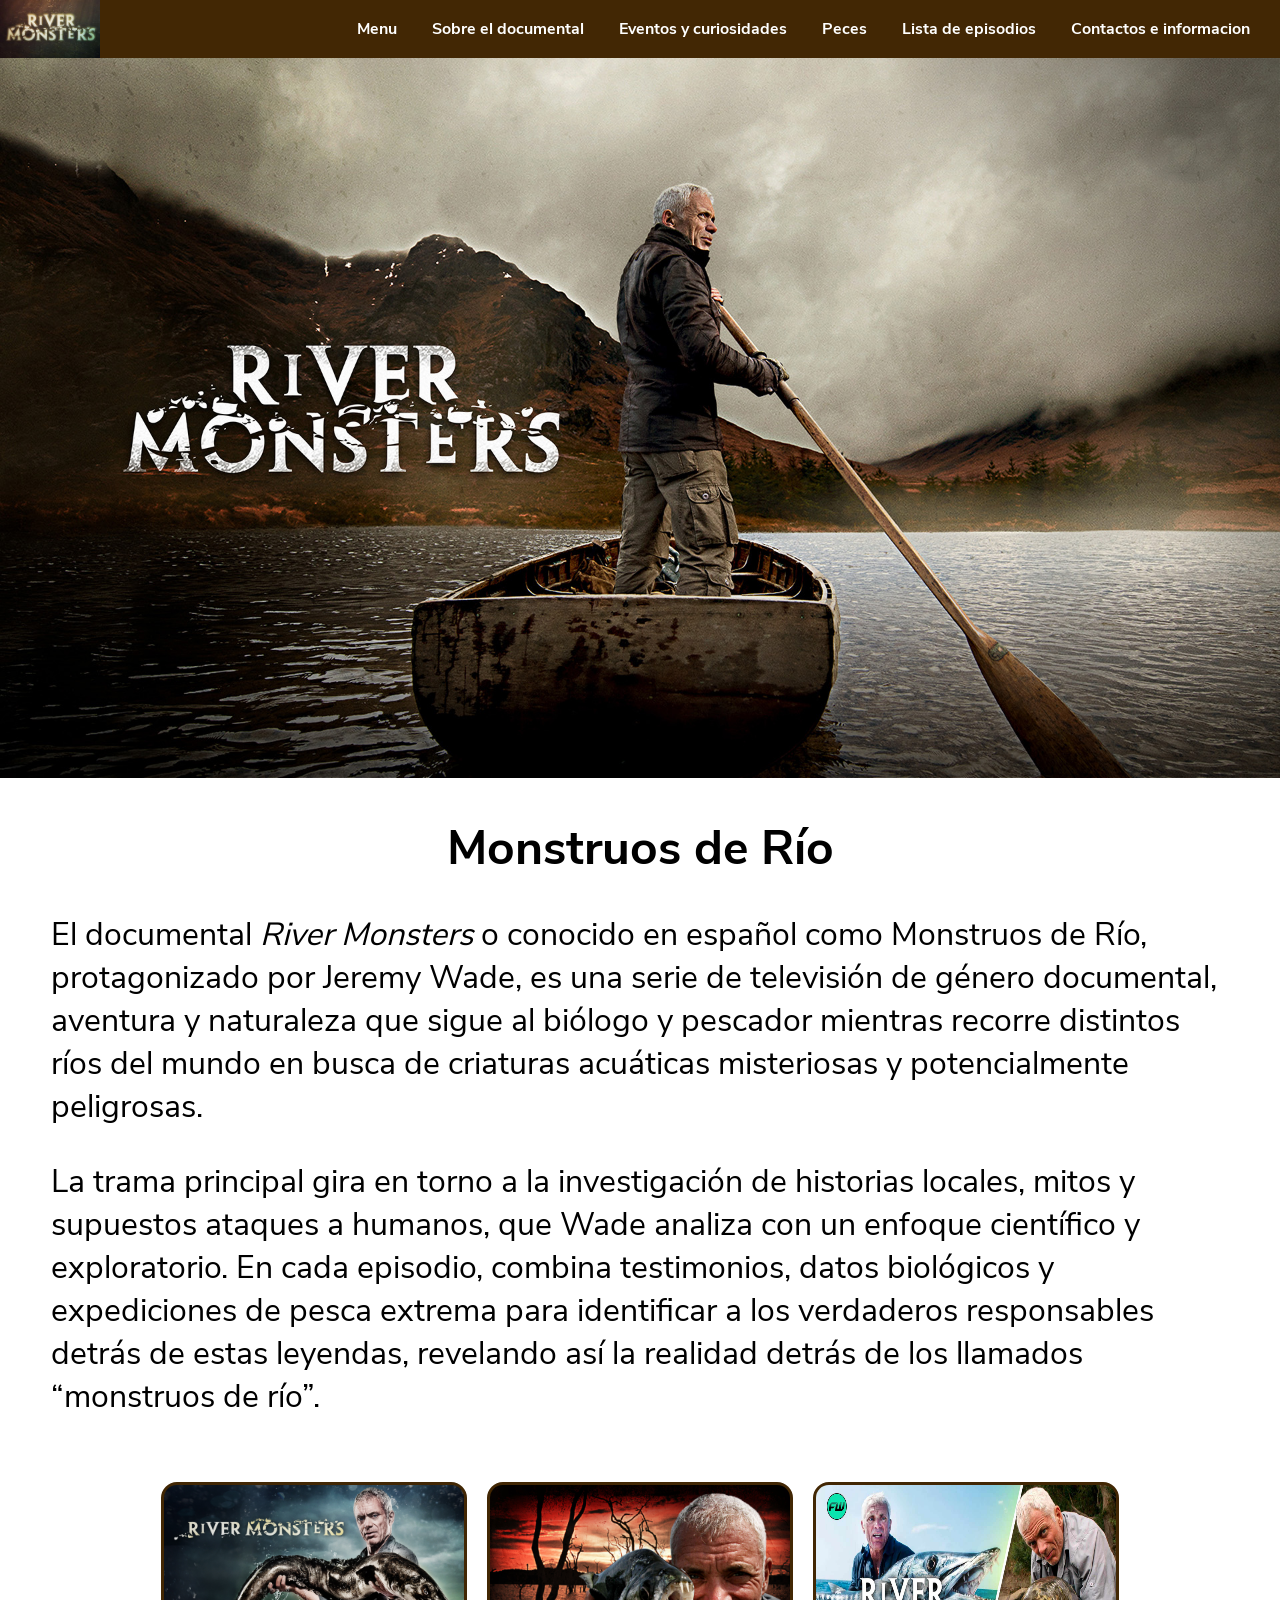
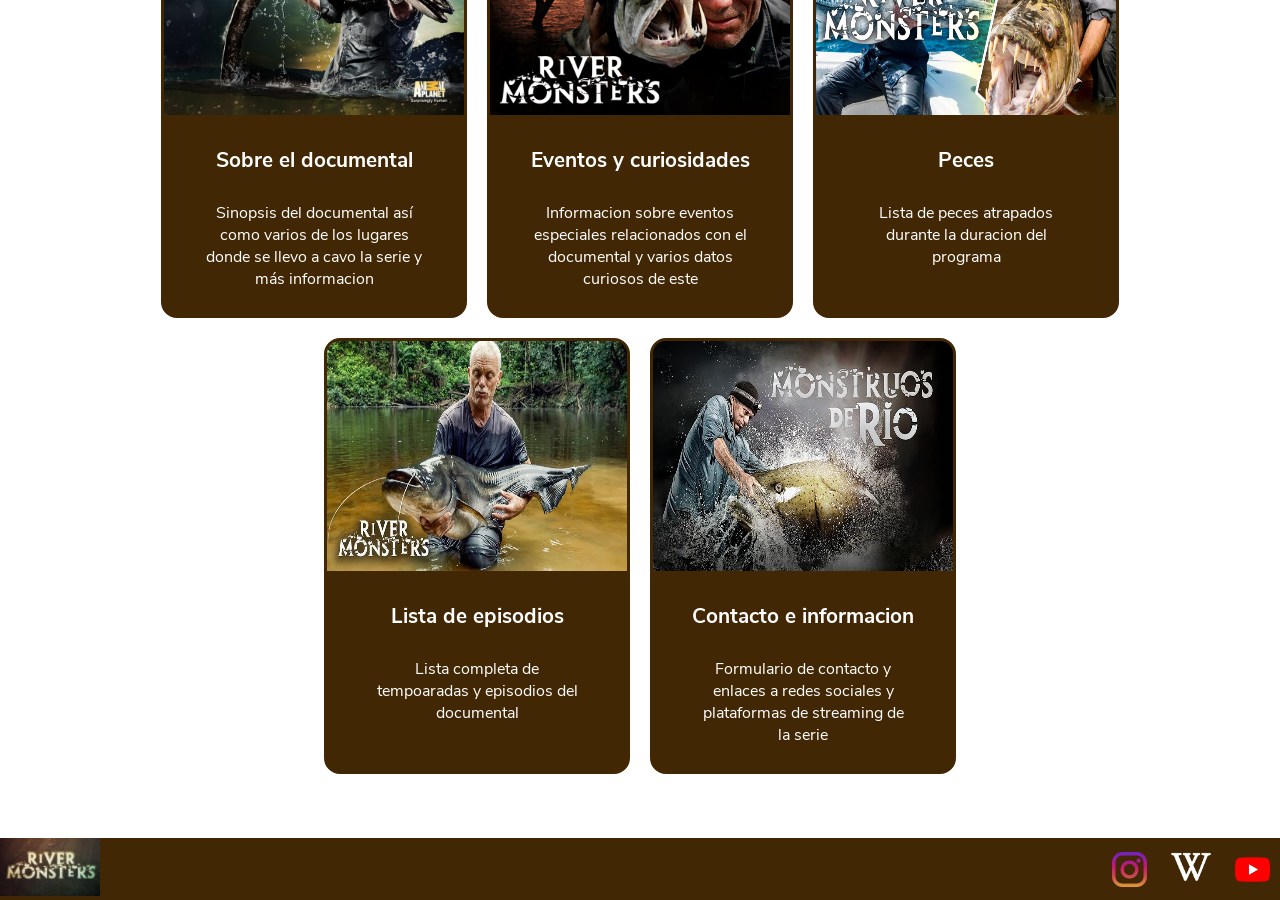
<file: index.html>
<!DOCTYPE html>
<html lang="en">

<head>
    <meta charset="UTF-8">
    <meta name="viewport" content="width=device-width, initial-scale=1.0">
    <title>Monstruos de rio</title>
    <link rel="icon" href="./Recursos/Imagenes/LogoMonstruosDeRioFavicon.png" type="image/png">
    <link rel="stylesheet" href="./Recursos/Estilos/DiseñoGeneralDeLasPaginas.css">
    <link rel="stylesheet" href="./Recursos/Estilos/DiseñoPaginaPrincipal.css">
    <link rel="stylesheet" href="./Recursos/Fuentes/nunito-sans.bold.ttf">
    <link rel="stylesheet" href="./Recursos/Fuentes/nunito-sans.regular.ttf">
    <link rel="stylesheet" href="./Recursos/Estilos/Responsive.css">
</head>

<body>

    <header>
        <nav>
            <a href="./index.html"><img src="./Recursos/Imagenes/logo monstruos de rio.jpg"
                    width="100px" alt="Monstruos de Rio"></a>
            
            <div class="menu">
        <a class="letras" href="./index.html">Menu</a>
        <a href="./PaginaWeb/SobreElDocumental.html">Sobre el documental</a>
        <a href="./PaginaWeb/EventosYCuriosidades.html">Eventos y curiosidades</a>
        <a href="./PaginaWeb/Peces.html">Peces</a>
        <a href="./PaginaWeb/ListaDeEpisodios.html">Lista de episodios</a>
        <a href="./PaginaWeb/ContactoEInformacion.html">Contactos e informacion</a>
            </div>

            
            <input type="checkbox" id="menu-toggle">

    <label for="menu-toggle" class="menu-btn">
        <span></span>
        <span></span>
        <span></span>
    </label>

    <div class="menu-mobile">
        <a href="./index.html">Menu</a>
        <a href="./PaginaWeb/SobreElDocumental.html">Sobre el documental</a>
        <a href="./PaginaWeb/EventosYCuriosidades.html">Eventos y curiosidades</a>
        <a href="./PaginaWeb/Peces.html">Peces</a>
        <a href="./PaginaWeb/ListaDeEpisodios.html">Lista de episodios</a>
        <a href="./PaginaWeb/ContactoEInformacion.html">Contactos e información</a>
    </div>
            
        </nav>
    </header>
   
    <main>
        <img src="./Recursos/Imagenes/RiverMonsterPoster.jpg" width="100%" alt="MonstruosDeRío">
        
        <div><P><h1>Monstruos de Río</h1></P>
            <p>El documental <em>River Monsters</em> o conocido en español como Monstruos de Río, protagonizado por
                Jeremy Wade, es una serie de televisión de género documental, aventura y naturaleza que sigue al biólogo
                y pescador mientras recorre distintos ríos del mundo en busca de criaturas acuáticas misteriosas y
                potencialmente peligrosas.</p>
               

            <p>La trama principal gira en torno a la investigación de historias locales, mitos y supuestos ataques a
                humanos, que Wade analiza con un enfoque científico y exploratorio. En cada episodio, combina
                testimonios, datos biológicos y expediciones de pesca extrema para identificar a los verdaderos
                responsables detrás
                de estas leyendas, revelando así la realidad detrás de los llamados “monstruos de río”.</p>
                
        </div>

        
           <div>
            <section>
                <a class="articuloss"  href="./PaginaWeb/SobreElDocumental.html"><Article class="articulo"> <img class="imagenArticulo" src="./Recursos/Imagenes/RiverMonstersSobreElDocumental.jpg" width="300" height="230"
                    alt="MonstruosDeRíoSobreElDocumental">
                <p><h4>Sobre el documental</h4></p>
                <p>Sinopsis del documental así como varios de los lugares donde se llevo a cavo la serie y más
                    informacion</p>
            </article ></a>

            <a  href="./PaginaWeb/EventosYCuriosidades.html"><article class="articulo"> <img class="imagenArticulo" src="./Recursos/Imagenes/RiverMonsterEventosYCuriosidades.jpg" width="300" height="230"
                    alt="MonstruosDeRíoEventosYCuriosidades">
                <p><h4>Eventos y curiosidades</h4></p>
                <p>Informacion sobre eventos especiales relacionados con el documental y varios datos curiosos de este
                </p>
            </article ></a>
       
            <a  href="./PaginaWeb/Peces.html"><article class="articulo"><img class="imagenArticulo" src="./Recursos/Imagenes/RiverMonstersPeces.jpg" width="300" height="230"
                    alt="MonstruosDeRíoPeces">
                <p><h4>Peces</h4></p>
                <p>Lista de peces atrapados durante la duracion del programa</p>
            </article ></a>

            <a href="./PaginaWeb/ListaDeEpisodios.html"><article class="articulo"><img class="imagenArticulo" src="./Recursos/Imagenes/RiverMonstersListaDeEpi.jpg" width="300" height="230"
                    alt="MonstruosDeRíoListaDeEpisodios">
                <p><h4>Lista de episodios</h4></p>
                <p>Lista completa de tempoaradas y episodios del documental</p>
            </article ></a>

            <a href="./PaginaWeb/ContactoEInformacion.html"><article class="articulo"><img class="imagenArticulo" src="./Recursos/Imagenes/riverMonsterContacto.jpg" width="300" height="230"
                    alt="MonstruosDeRíoContactoEInformacion">
                <p><h4>Contacto e informacion</h4></p>
                <p>Formulario de contacto y enlaces a redes sociales y plataformas de streaming de la serie</p>
            </article></a></section>
           </div> 
            
       

       

        
    </main>
   
    <footer>

        <a href="./index.html"><img src="./Recursos/Imagenes/logo monstruos de rio.jpg"
                width="100px" alt="Monstruos de Rio"></a>
                
                
                <div classs="redes">
                <a href="https://www.instagram.com/rivermonsters_official/" target="_blank"><img src="./Recursos/Imagenes/instagram.png" width="35" alt="Instagram"></a>
            <a id="wikipedia" href="https://es.wikipedia.org/wiki/Monstruos_de_r%C3%ADo" target="_blank"><img src="./Recursos/Imagenes/wikipediaBlanco.png" width="40" alt="Wikipedia"></a>
            <a id="youtube" href="https://www.youtube.com/@rivermonsters" target="_blank"><img src="./Recursos/Imagenes/youtube.png" width="35" alt="Youtube"></a>
            
            </div>
    </footer>
</body>


</html>
</file>
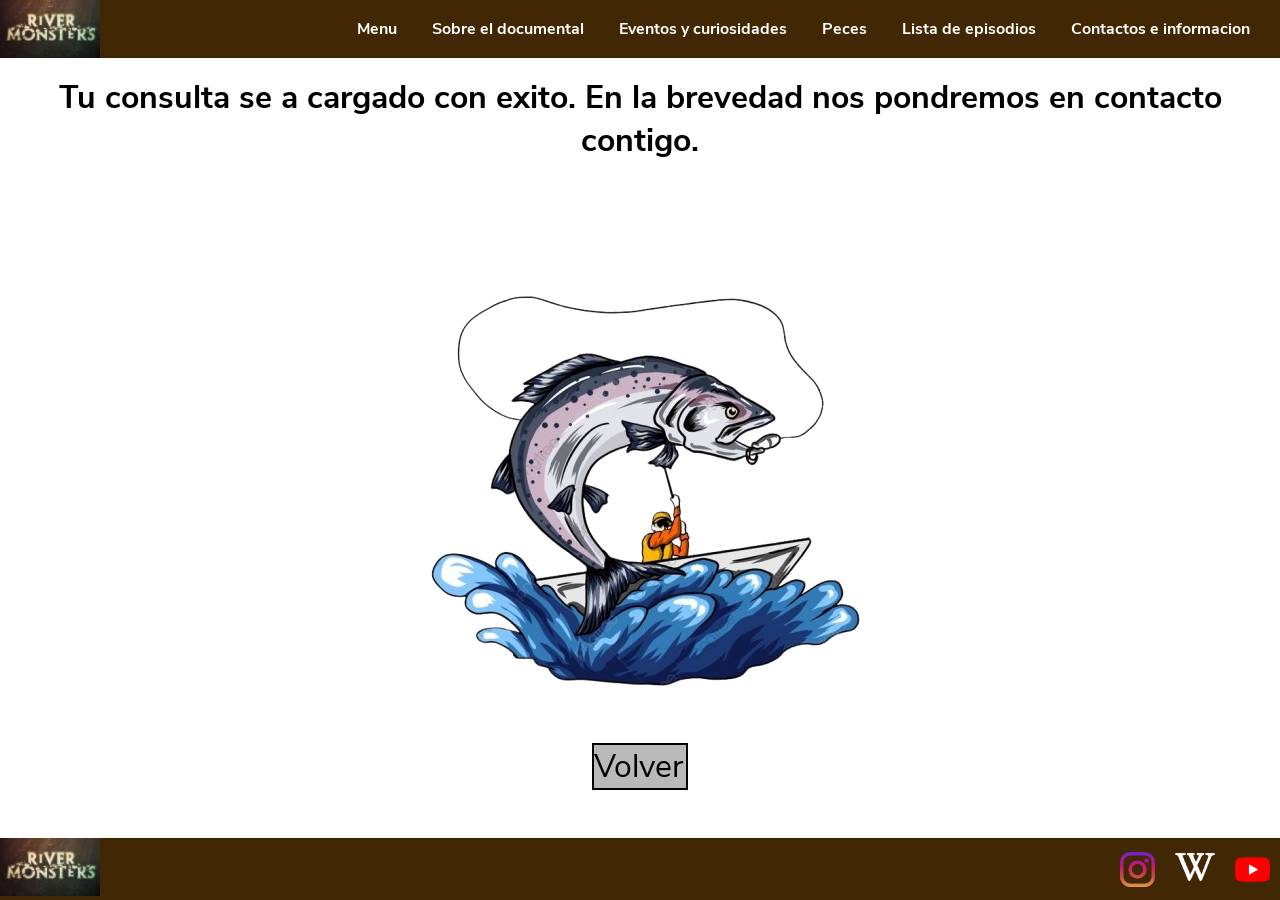
<file: PaginaWeb/ConfirmacionDeEnvio.html>
<!DOCTYPE html>
<html lang="en">
<head>
    <meta charset="UTF-8">
    <meta name="viewport" content="width=device-width, initial-scale=1.0">
    <title>Confirmacion</title>
    <link rel="icon" href="../Recursos/Imagenes/LogoMonstruosDeRioFavicon.png" type="image/png">
     <link rel="stylesheet" href="../Recursos/Estilos/DiseñoGeneralDeLasPaginas.css">
     <link rel="stylesheet" href="../Recursos/Estilos/DiseñoPaginaConfirmacionDeEnvio.css">
    <link rel="stylesheet" href="../Recursos/Estilos/Responsive.css">
</head>+

<body>
    <header>

        <nav>
            <a href="../index.html"><img src="../Recursos/Imagenes/logo monstruos de rio.jpg"
                    width="100px" alt="Monstruos de Rio"></a>
                    <div class="menu">
            <a class="letras" href="../index.html">Menu</a>
            <a href="../PaginaWeb/SobreElDocumental.html">Sobre el documental</a>
            <a href="../PaginaWeb/EventosYCuriosidades.html">Eventos y curiosidades</a>
            <a href="../PaginaWeb/Peces.html">Peces</a>
            <a href="../PaginaWeb/ListaDeEpisodios.html">Lista de episodios</a>
            <a href="../PaginaWeb/ContactoEInformacion.html">Contactos e informacion</a>
            </div>
            



            <input type="checkbox" id="menu-toggle">

    <label for="menu-toggle" class="menu-btn">
        <span></span>
        <span></span>
        <span></span>
    </label>

    <div class="menu-mobile">
        <a href="../index.html">Menu</a>
        <a href="../PaginaWeb/SobreElDocumental.html">Sobre el documental</a>
        <a href="../PaginaWeb/EventosYCuriosidades.html">Eventos y curiosidades</a>
        <a href="../PaginaWeb/Peces.html">Peces</a>
        <a href="../PaginaWeb/ListaDeEpisodios.html">Lista de episodios</a>
        <a href="../PaginaWeb/ContactoEInformacion.html">Contactos e información</a>
    </div>
            
        </nav>
    </header>

   <Main>
    <div><p>Tu consulta se a cargado con exito. En la brevedad nos pondremos en contacto contigo.</p></div>

<div><img src="../Recursos/Imagenes/Confirmacion.png" alt="Confirmado"></a></div>

<div><a class="boton" href="./ContactoEInformacion.html">Volver</a></div>

</Main> 

 <footer>
        <a href="../index.html"><img src="../Recursos/Imagenes/logo monstruos de rio.jpg"
                width="100px" alt="Monstruos de Rio"></a>
                
                <div classs="redes">
                <a class="redes" href="https://www.instagram.com/rivermonsters_official/"
            target="_blank"><img src="../Recursos/Imagenes/instagram.png" width="35" alt="Instagram"></a><a id="wikipedia" href="https://es.wikipedia.org/wiki/Monstruos_de_r%C3%ADo"
            target="_blank"><img src="../Recursos/Imagenes/wikipediaBlanco.png" width="40" alt="Wikipedia"></a><a id="youtube"
            href="https://www.youtube.com/@rivermonsters" target="_blank"><img src="../Recursos/Imagenes/youtube.png"
                width="35" alt="Facebook"></a>
                </div>
    </footer>
</body>
</html>
</file>
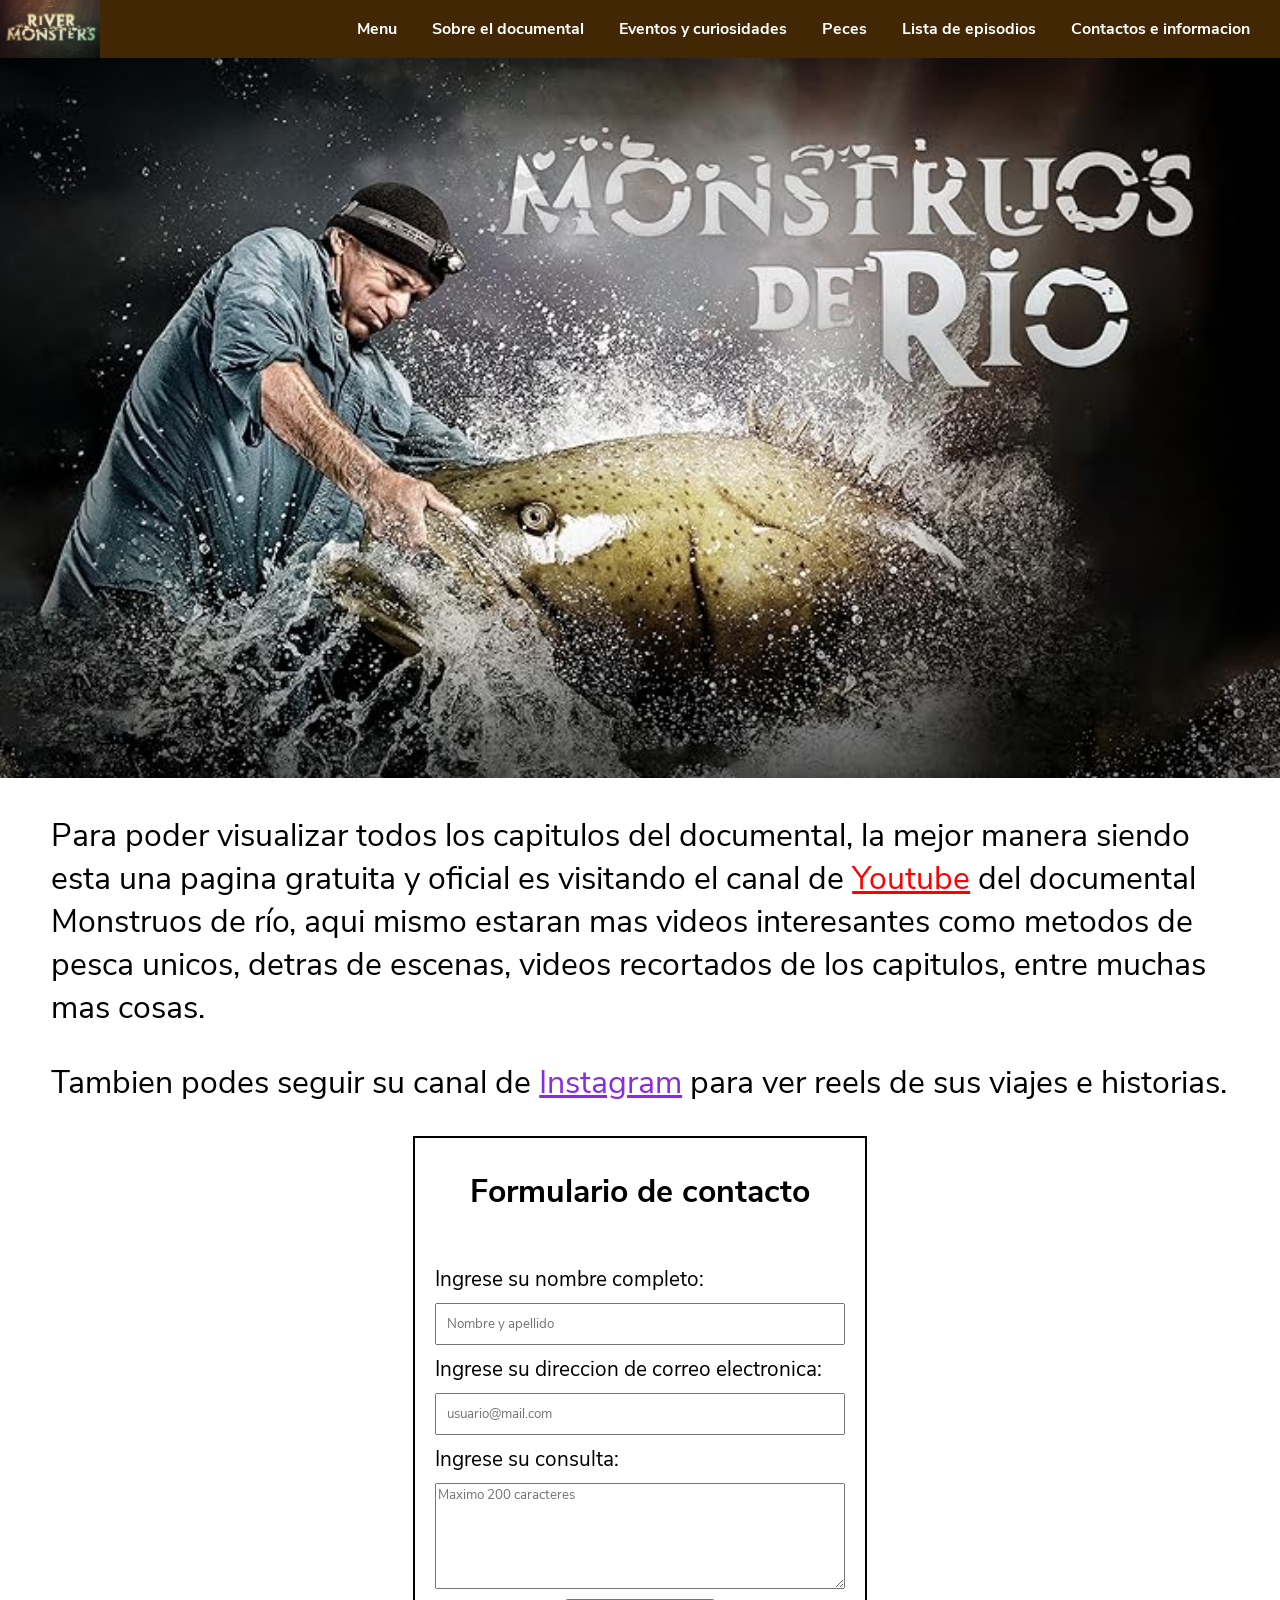
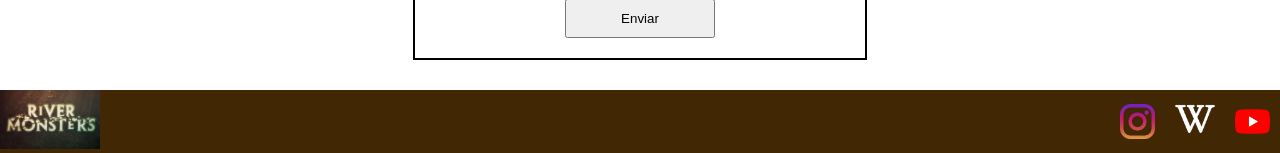
<file: PaginaWeb/ContactoEInformacion.html>
<!DOCTYPE html>
<html lang="en">

<head>
    <meta charset="UTF-8">
    <meta name="viewport" content="width=device-width, initial-scale=1.0">
    <title>Contacto E Informacion</title>
    <link rel="icon" href="../Recursos/Imagenes/LogoMonstruosDeRioFavicon.png" type="image/png">
    <link rel="stylesheet" href="../Recursos/Estilos/DiseñoGeneralDeLasPaginas.css">
    <link rel="stylesheet" href="../Recursos/Estilos/DiseñoPaginaContactoEInformacion.css">
    <link rel="stylesheet" href="../Recursos/Fuentes/nunito-sans.bold.ttf">
    <link rel="stylesheet" href="../Recursos/Fuentes/nunito-sans.regular.ttf">
    <link rel="stylesheet" href="../Recursos/Estilos/Responsive.css">
</head>

<body>

    <header>

        <nav>
            <a href="../index.html"><img src="../Recursos/Imagenes/logo monstruos de rio.jpg"
                    width="100px" alt="Monstruos de Rio"></a>
                    <div class="menu">
            <a class="letras" href="../index.html">Menu</a>
            <a href="../PaginaWeb/SobreElDocumental.html">Sobre el documental</a>
            <a href="../PaginaWeb/EventosYCuriosidades.html">Eventos y curiosidades</a>
            <a href="../PaginaWeb/Peces.html">Peces</a>
            <a href="../PaginaWeb/ListaDeEpisodios.html">Lista de episodios</a>
            <a href="../PaginaWeb/ContactoEInformacion.html">Contactos e informacion</a>
            </div>



            
             <input type="checkbox" id="menu-toggle">

    <label for="menu-toggle" class="menu-btn">
        <span></span>
        <span></span>
        <span></span>
    </label>

    <div class="menu-mobile">
        <a href="../index.html">Menu</a>
        <a href="../PaginaWeb/SobreElDocumental.html">Sobre el documental</a>
        <a href="../PaginaWeb/EventosYCuriosidades.html">Eventos y curiosidades</a>
        <a href="../PaginaWeb/Peces.html">Peces</a>
        <a href="../PaginaWeb/ListaDeEpisodios.html">Lista de episodios</a>
        <a href="../PaginaWeb/ContactoEInformacion.html">Contactos e información</a>
    </div>

            
        </nav>
    </header>
    
    <main>
        <img src="../Recursos/Imagenes/riverMonsterContacto.jpg" width="100%" alt="MonstruosDeRíoContacto">
        <div><p>Para poder visualizar todos los capitulos del documental, la mejor manera siendo esta una pagina gratuita y oficial es visitando el canal de <a href="https://www.youtube.com/@rivermonsters/playlists" target="_blank" class="youtubeurl">Youtube</a> del documental Monstruos de río, aqui mismo estaran mas videos interesantes como metodos de pesca unicos, detras de escenas, videos recortados de los capitulos, entre muchas mas cosas.</p>
            <P>Tambien podes seguir su canal de <a href="https://www.instagram.com/rivermonsters_official/" target="_blank" class="instagramurl">Instagram</a> para ver reels de sus viajes e historias.</P>
        </div>
        
        <div class="formulario"><h3>Formulario de contacto</h3>
        <form action="./ConfirmacionDeEnvio.html">
            <label for="nombre">Ingrese su nombre completo: </label>
            <input type="text" placeholder="Nombre y apellido" name="nombre" id="nombre" required>

            <label for="email">Ingrese su direccion de correo electronica: </label>
            <input type="email" placeholder="usuario@mail.com" name="email" id="email" required>

            <label for="mensaje">Ingrese su consulta: </label>
            <textarea name="mensaje" placeholder="Maximo 200 caracteres" maxlength="200" id="mensaje" required></textarea>
            <button type="submit">Enviar</button>
         </form>
        </div>
       
    </main>
    
    <footer>
        <a href="../index.html"><img src="../Recursos/Imagenes/logo monstruos de rio.jpg"
                width="100px" alt="Monstruos de Rio"></a>
                
                <div classs="redes">
                <a class="redes" href="https://www.instagram.com/rivermonsters_official/"
            target="_blank"><img src="../Recursos/Imagenes/instagram.png" width="35" alt="Instagram"></a><a id="wikipedia" href="https://es.wikipedia.org/wiki/Monstruos_de_r%C3%ADo"
            target="_blank"><img src="../Recursos/Imagenes/wikipediaBlanco.png" width="40" alt="Wikipedia"></a><a id="youtube"
            href="https://www.youtube.com/@rivermonsters" target="_blank"><img src="../Recursos/Imagenes/youtube.png"
                width="35" alt="Facebook"></a>
                </div>
    </footer>
</body>

</html>
</file>
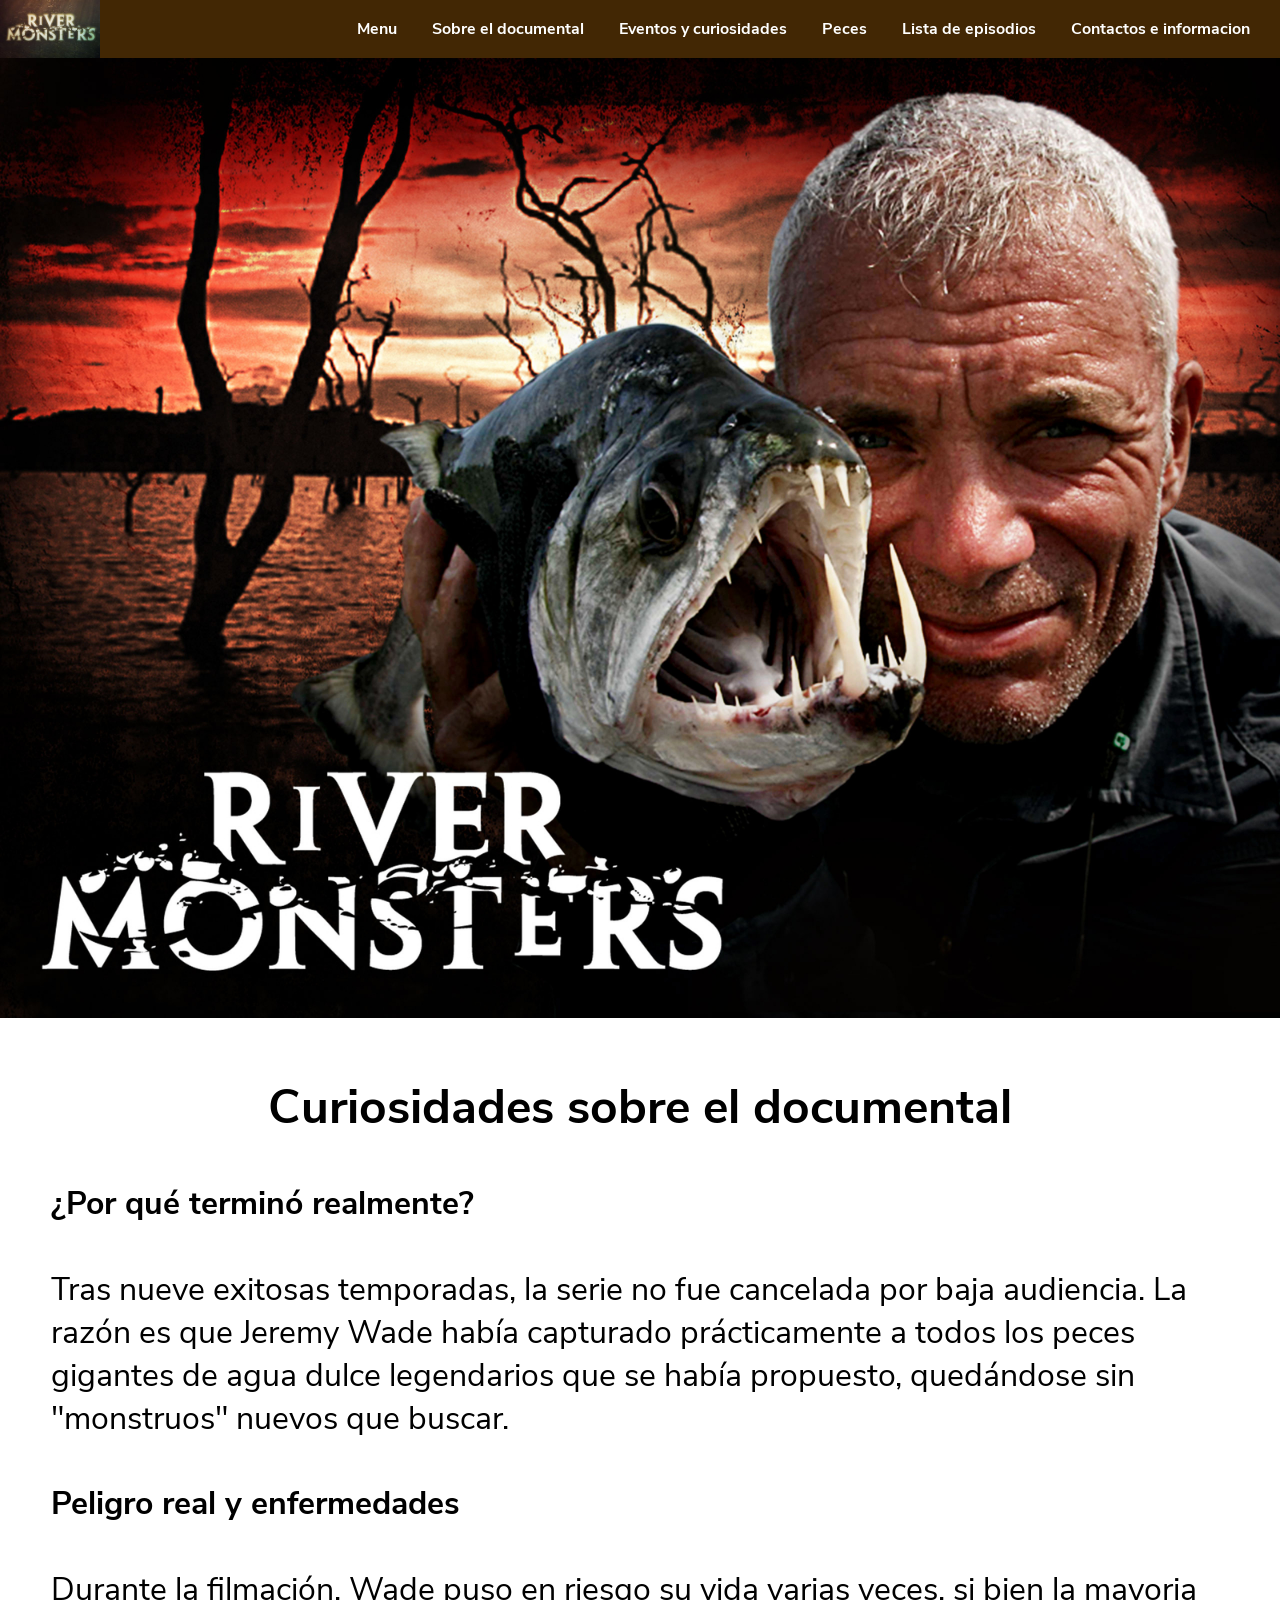
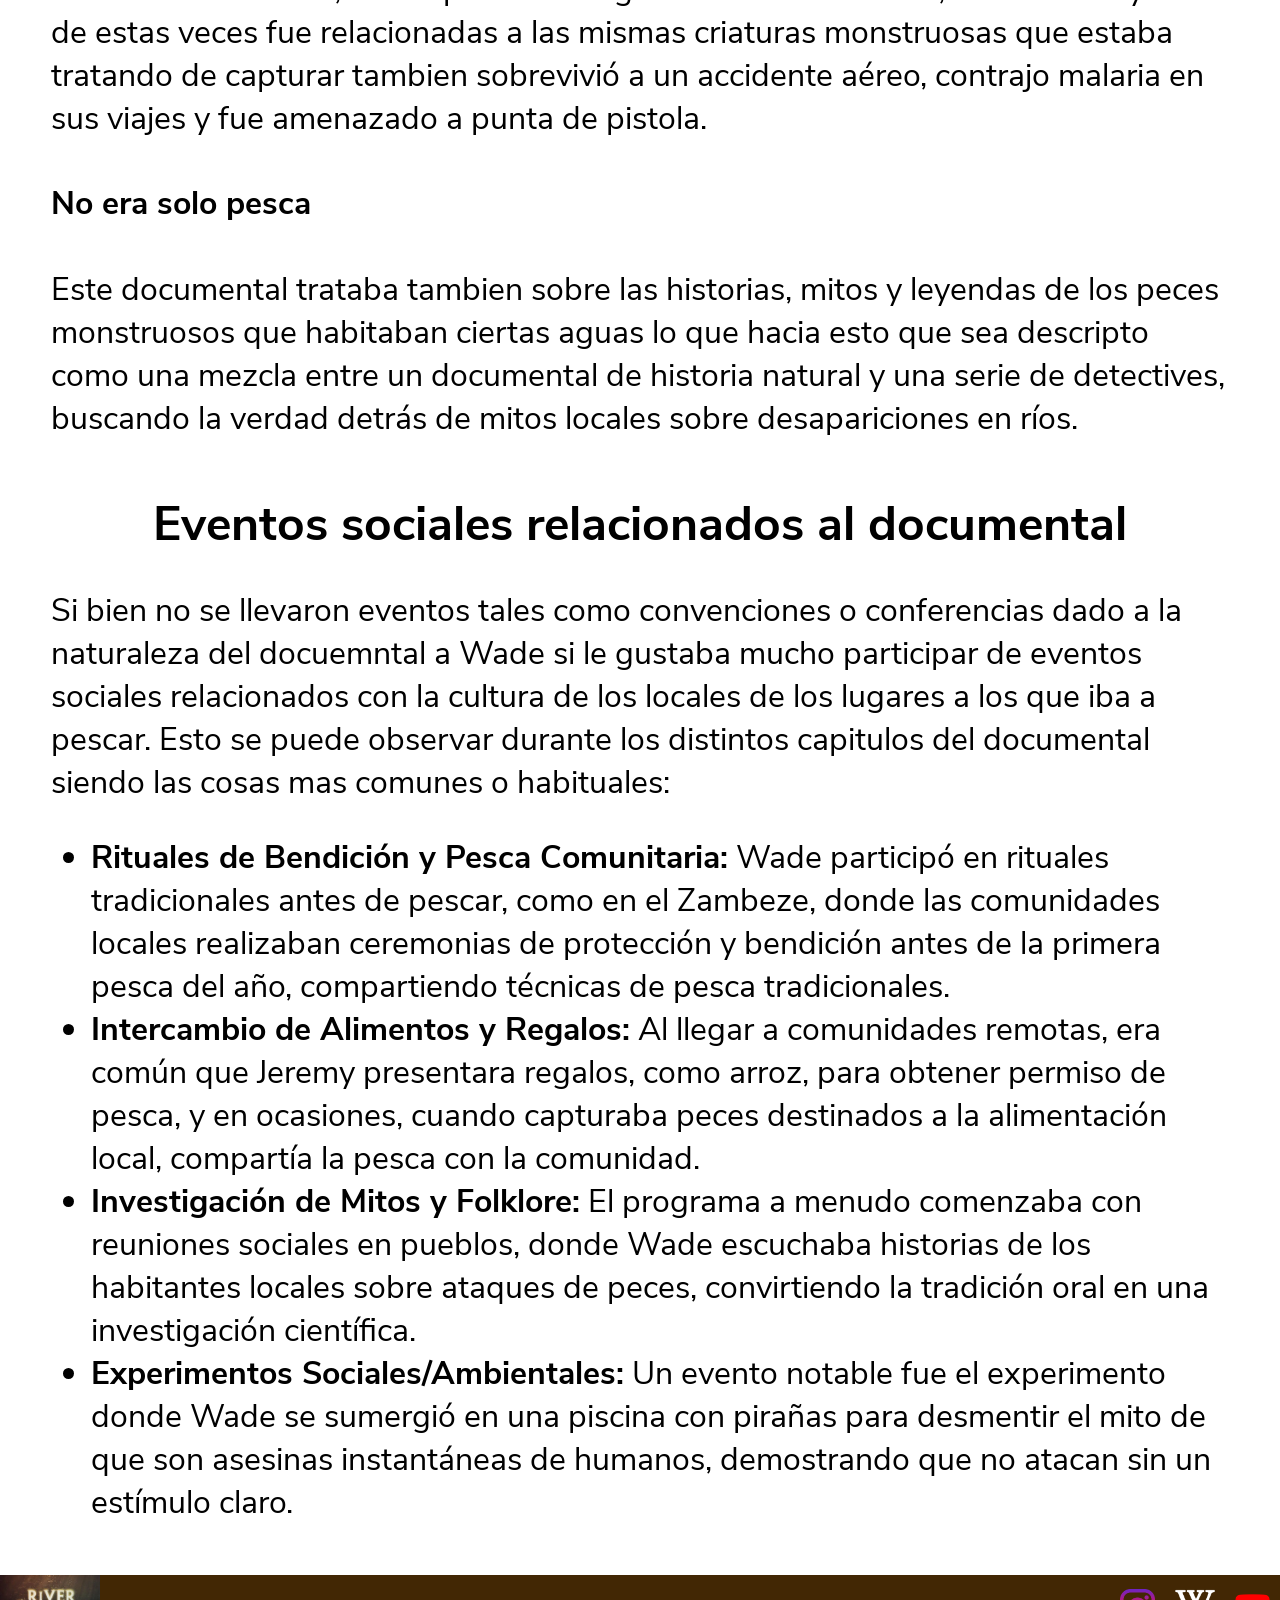
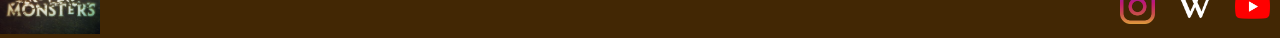
<file: PaginaWeb/EventosYCuriosidades.html>
<!DOCTYPE html>
<html lang="en">

<head>
    <meta charset="UTF-8">
    <meta name="viewport" content="width=device-width, initial-scale=1.0">
    <title>Eventos y Curiosidades</title>
    <link rel="icon" href="../Recursos/Imagenes/LogoMonstruosDeRioFavicon.png" type="image/png">
    <link rel="stylesheet" href="../Recursos/Estilos/DiseñoGeneralDeLasPaginas.css">
    <link rel="stylesheet" href="../Recursos/Estilos/diseñoPaginaEventosYCuriosidades.css">
    <link rel="stylesheet" href="../Recursos/Fuentes/nunito-sans.bold.ttf">
    <link rel="stylesheet" href="../Recursos/Fuentes/nunito-sans.regular.ttf">
    <link rel="stylesheet" href="../Recursos/Estilos/Responsive.css">
</head>

<body>

    <header>
        <nav>
            <a href="../index.html"><img src="../Recursos/Imagenes/logo monstruos de rio.jpg"
                    width="100px" alt="Monstruos de Rio"></a>

                    <div class="menu">
                    <a class="letras" href="../index.html">Menu</a>
            <a href="../PaginaWeb/SobreElDocumental.html">Sobre el documental</a>
            <a href="../PaginaWeb/EventosYCuriosidades.html">Eventos y curiosidades</a>
            <a href="../PaginaWeb/Peces.html">Peces</a>
            <a href="../PaginaWeb/ListaDeEpisodios.html">Lista de episodios</a>
            <a href="../PaginaWeb/ContactoEInformacion.html">Contactos e informacion</a>
            </div>

            <input type="checkbox" id="menu-toggle">

    <label for="menu-toggle" class="menu-btn">
        <span></span>
        <span></span>
        <span></span>
    </label>

    <div class="menu-mobile">
        <a href="../index.html">Menu</a>
        <a href="../PaginaWeb/SobreElDocumental.html">Sobre el documental</a>
        <a href="../PaginaWeb/EventosYCuriosidades.html">Eventos y curiosidades</a>
        <a href="../PaginaWeb/Peces.html">Peces</a>
        <a href="../PaginaWeb/ListaDeEpisodios.html">Lista de episodios</a>
        <a href="../PaginaWeb/ContactoEInformacion.html">Contactos e información</a>
    </div>

        </nav>
    </header>
    
    <main>
        <img src="../Recursos/Imagenes/RiverMonsterEventosYCuriosidades.jpg" width="100%" alt="MonstruosDeRioEventosYCuriosidades">
        
        <div><P>
        <h1>Curiosidades sobre el documental</h1>
        </P>
            <p>
            <h4>¿Por qué terminó realmente?</h4>
            </p>
            <p>Tras nueve exitosas temporadas, la serie no fue cancelada por baja audiencia. La razón es que Jeremy Wade
                había capturado prácticamente a todos los peces gigantes de agua dulce legendarios que se había
                propuesto, quedándose sin "monstruos" nuevos que buscar.</p>
       
            <p>
            <h4>Peligro real y enfermedades</h4>
            </p>
            <p>Durante la filmación, Wade puso en riesgo su vida varias veces, si bien la mayoria de estas veces fue
                relacionadas a las mismas criaturas monstruosas que estaba tratando de capturar tambien sobrevivió a un
                accidente aéreo, contrajo malaria en sus viajes y fue amenazado a punta de pistola.</p>
       
            <p>
            <h4>No era solo pesca</h4>
            </p>
            <p>Este documental trataba tambien sobre las historias, mitos y leyendas de los peces monstruosos que
                habitaban ciertas aguas lo que hacia esto que sea descripto como una mezcla entre un documental de
                historia natural y una serie de detectives, buscando la verdad detrás de mitos locales sobre
                desapariciones en ríos.</p>
        </div>

        
        <div><p>
        <h1>Eventos sociales relacionados al documental</h1>
        </p>
            <p>Si bien no se llevaron eventos tales como convenciones o conferencias dado a la naturaleza del docuemntal
                a Wade si le gustaba mucho participar de eventos sociales relacionados con la cultura de los locales de
                los lugares a los que iba a pescar. Esto se puede observar durante los distintos capitulos del
                documental siendo las cosas mas comunes o habituales:
            <ul>
                <li>
                    <strong>Rituales de Bendición y Pesca Comunitaria:</strong> Wade participó en rituales tradicionales
                    antes de pescar, como en el Zambeze, donde las comunidades locales realizaban ceremonias de
                    protección y bendición antes de la primera pesca del año, compartiendo técnicas de pesca
                    tradicionales.
                </li>

                <li>
                    <strong>Intercambio de Alimentos y Regalos:</strong> Al llegar a comunidades remotas, era común que
                    Jeremy presentara regalos, como arroz, para obtener permiso de pesca, y en ocasiones, cuando
                    capturaba peces destinados a la alimentación local, compartía la pesca con la comunidad.
                </li>
                <li>
                    <strong>Investigación de Mitos y Folklore:</strong> El programa a menudo comenzaba con reuniones
                    sociales en pueblos, donde Wade escuchaba historias de los habitantes locales sobre ataques de
                    peces, convirtiendo la tradición oral en una investigación científica.
                </li>
                <li>
                    <strong>Experimentos Sociales/Ambientales:</strong> Un evento notable fue el experimento donde Wade
                    se sumergió en una piscina con pirañas para desmentir el mito de que son asesinas instantáneas de
                    humanos, demostrando que no atacan sin un estímulo claro.
                </li>
            </ul>
            </p>
        </div>
    </main>
    
    <footer>
        <a href="../index.html"><img src="../Recursos/Imagenes/logo monstruos de rio.jpg"
                width="100px" alt="Monstruos de Rio"></a>
                
                <div classs="redes">
                <a class="redes" href="https://www.instagram.com/rivermonsters_official/"
            target="_blank"><img src="../Recursos/Imagenes/instagram.png" width="35" alt="Instagram"></a><a id="wikipedia" href="https://es.wikipedia.org/wiki/Monstruos_de_r%C3%ADo"
            target="_blank"><img src="../Recursos/Imagenes/wikipediaBlanco.png" width="40" alt="Wikipedia"></a><a id="youtube"
            href="https://www.youtube.com/@rivermonsters" target="_blank"><img src="../Recursos/Imagenes/youtube.png"
                width="35" alt="Facebook"></a>
                </div>
    </footer>
</body>

</html>
</file>
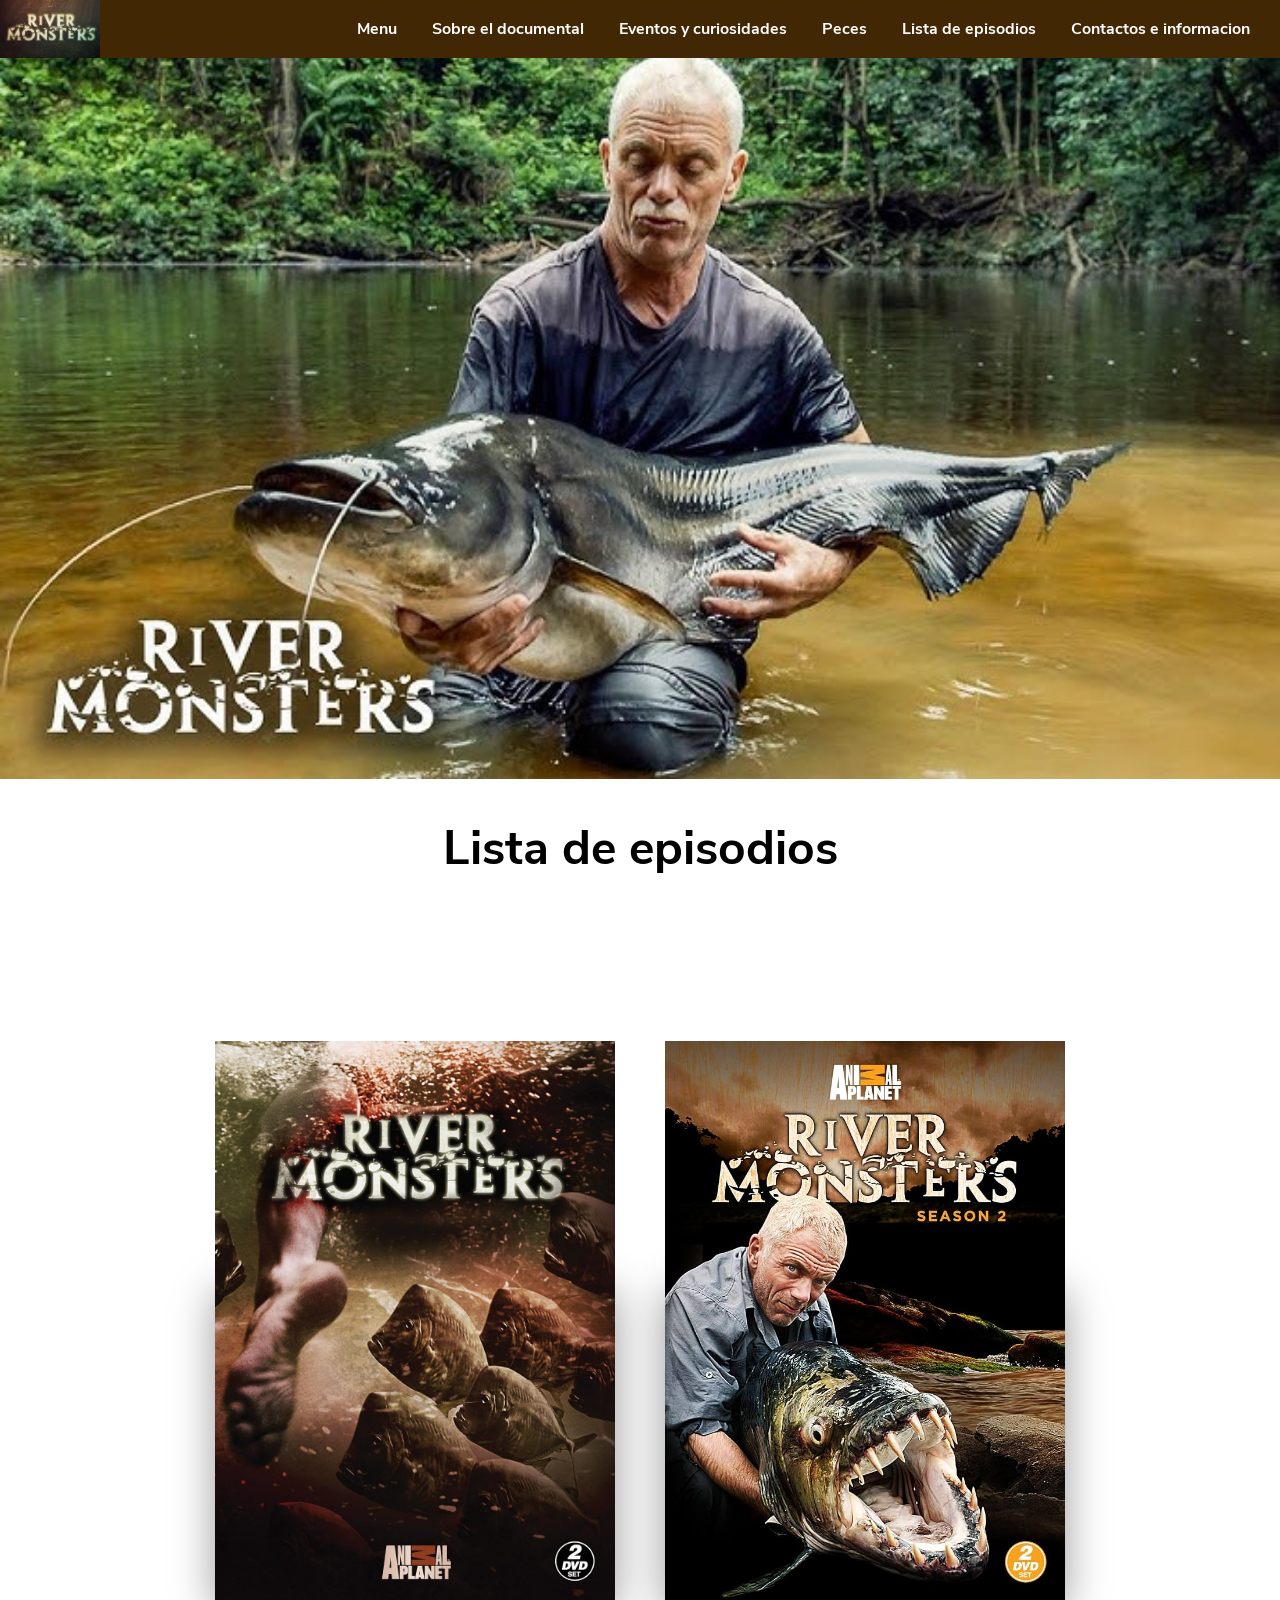
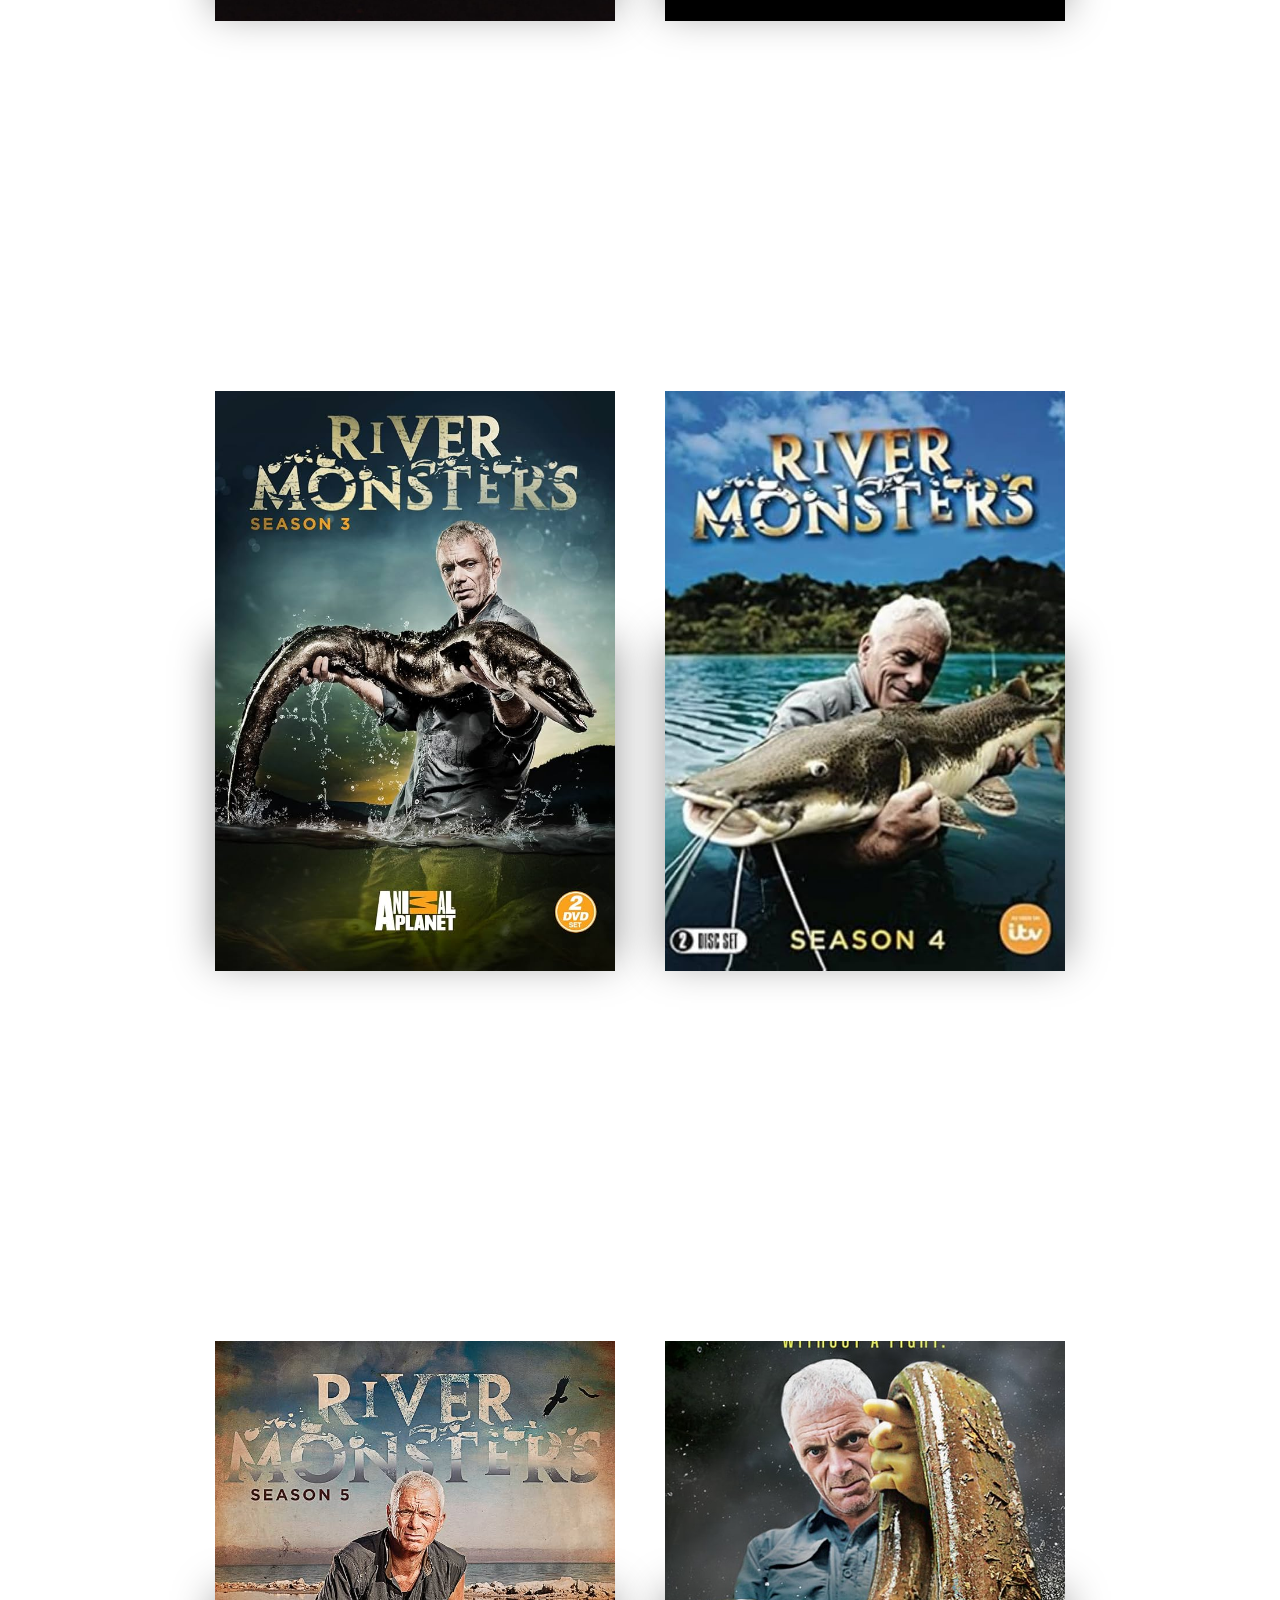
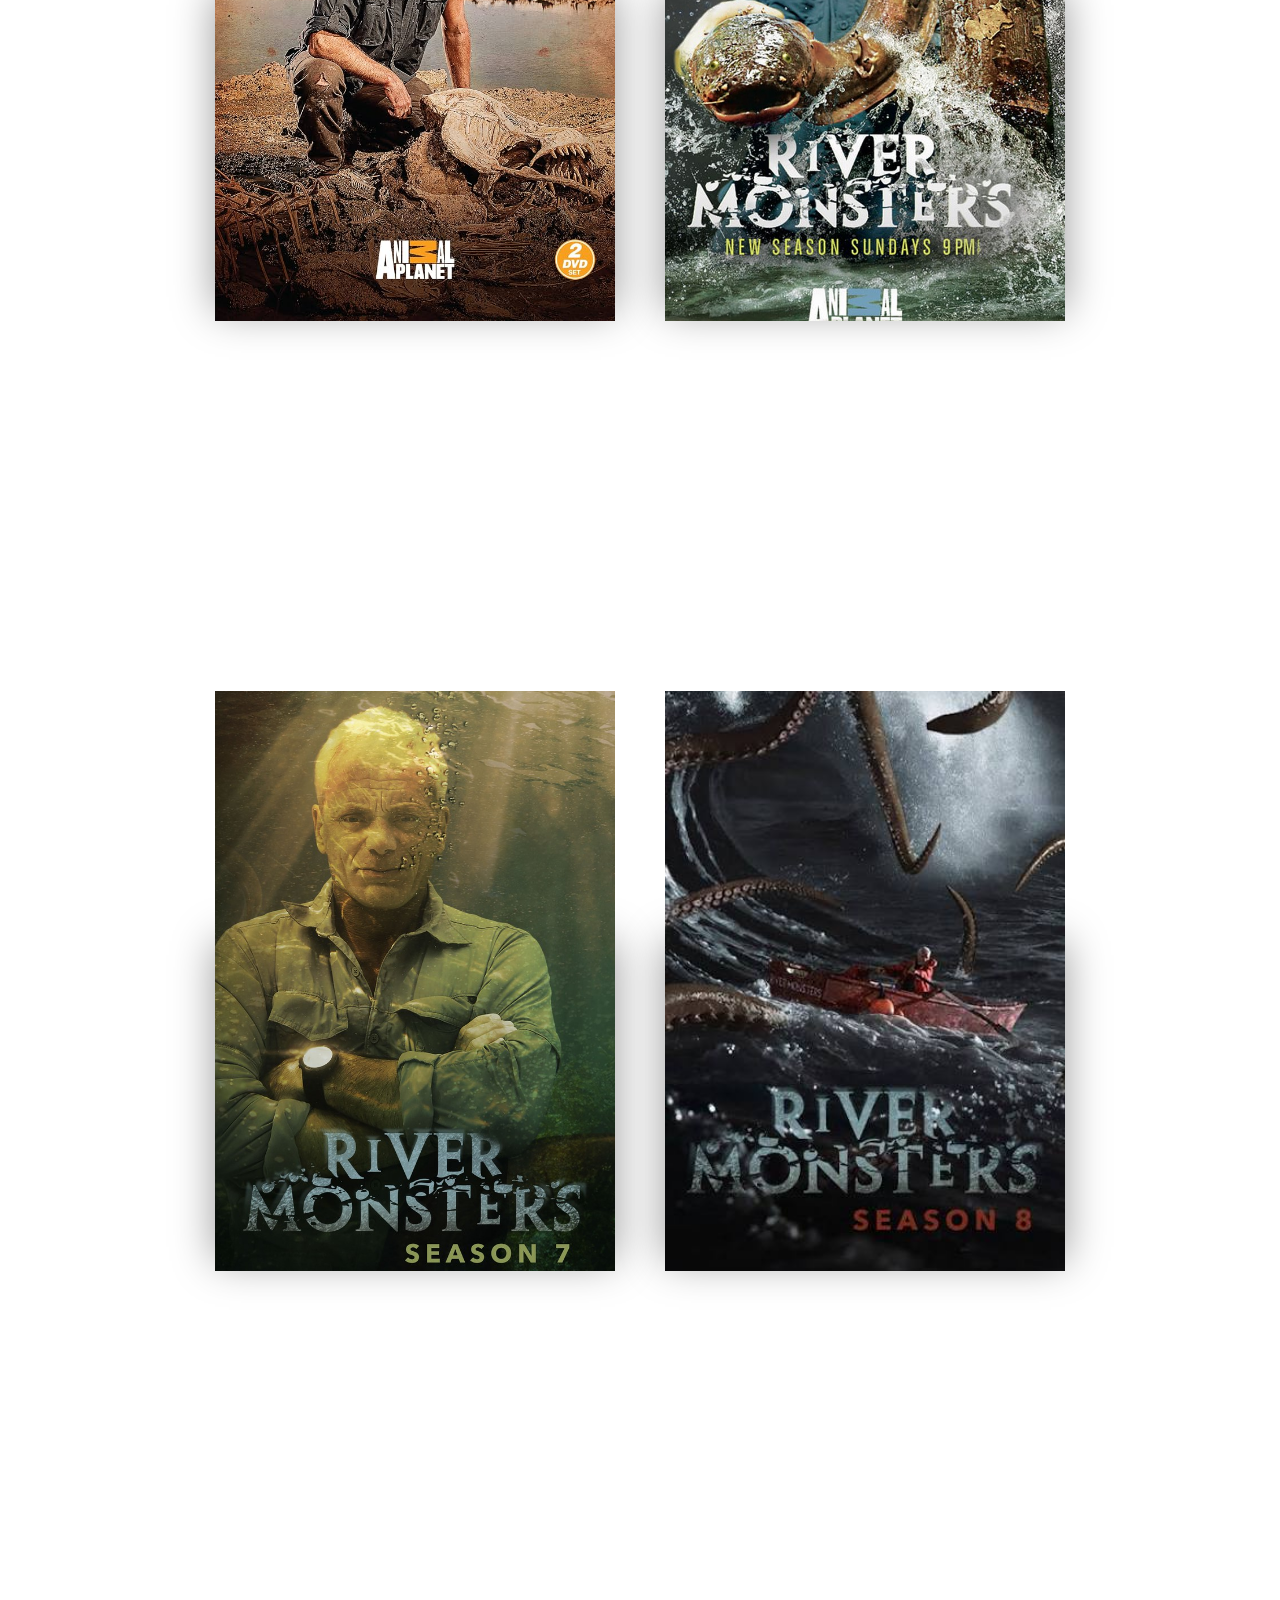
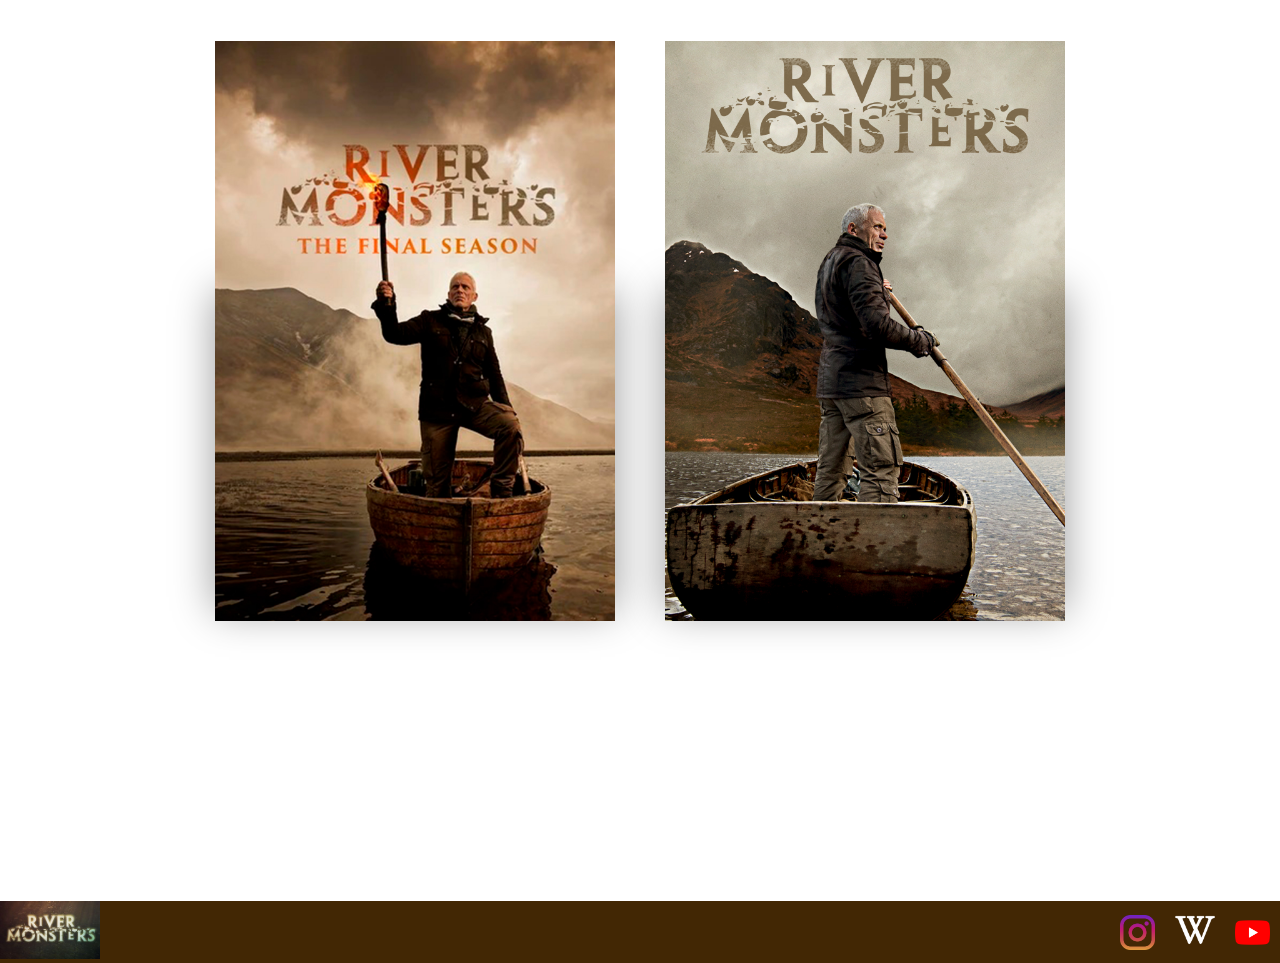
<file: PaginaWeb/ListaDeEpisodios.html>
<!DOCTYPE html>
<html lang="en">
<head>
    <meta charset="UTF-8">
    <meta name="viewport" content="width=device-width, initial-scale=1.0">
    <title>Lista De Episodios</title>
    <link rel="icon" href="../Recursos/Imagenes/LogoMonstruosDeRioFavicon.png" type="image/png">
    <link rel="stylesheet" href="../Recursos/Estilos/DiseñoGeneralDeLasPaginas.css">
    <link rel="stylesheet" href="../Recursos/Estilos/DiseñoPaginaListaDeEpisodios.css">
    <link rel="stylesheet" href="../Recursos/Fuentes/nunito-sans.bold.ttf">
    <link rel="stylesheet" href="../Recursos/Fuentes/nunito-sans.regular.ttf">
    <link rel="stylesheet" href="../Recursos/Estilos/Responsive.css">
</head>
<body>

    <header>
        <nav>
            <a href="../index.html"><img src="../Recursos/Imagenes/logo monstruos de rio.jpg"
                    width="100px" alt="Monstruos de Rio"></a>
                    <div class="menu">
                    <a class="letras" href="../index.html">Menu</a> 
            <a  href="../PaginaWeb/SobreElDocumental.html">Sobre el documental</a> 
            <a href="../PaginaWeb/EventosYCuriosidades.html">Eventos y curiosidades</a> 
            <a href="../PaginaWeb/Peces.html">Peces</a> 
            <a href="../PaginaWeb/ListaDeEpisodios.html">Lista de episodios</a> 
            <a href="../PaginaWeb/ContactoEInformacion.html">Contactos e informacion</a>
            </div>

            
             <input type="checkbox" id="menu-toggle">

    <label for="menu-toggle" class="menu-btn">
        <span></span>
        <span></span>
        <span></span>
    </label>

    <div class="menu-mobile">
        <a href="../index.html">Menu</a>
        <a href="../PaginaWeb/SobreElDocumental.html">Sobre el documental</a>
        <a href="../PaginaWeb/EventosYCuriosidades.html">Eventos y curiosidades</a>
        <a href="../PaginaWeb/Peces.html">Peces</a>
        <a href="../PaginaWeb/ListaDeEpisodios.html">Lista de episodios</a>
        <a href="../PaginaWeb/ContactoEInformacion.html">Contactos e información</a>
    </div>

       




        </nav>
    </header>
    
    <main>
        <img src="../Recursos/Imagenes/RiverMonstersListaDeEpi.jpg" width="100%" alt="MonstruosDeRioListaDeEpisodios">
        <div><h1>Lista de episodios</h1></div>
        

        
<div class="container">
        <div class="card">
            <div class="slide slide1">
                <div class="content">
                    <div class="icon">
                        <img src="../Recursos/Imagenes/RiverMonsterS1.jpg" alt="Temporada 1">
                    </div>
                </div>
            </div>
            <div class="slide slide2">
                <div class="content">
                    
                   <div class="temporada"><strong>Temporada 1:</strong>
        <ol><li><a href="https://www.youtube.com/watch?v=AwmyLz19ldo&list=PLyOro6vMGsP-nCORzgPPmuJ5qCJJdXLFe" target="_blank">Piraña</a></li>
            <li><a href="https://www.youtube.com/watch?v=BFd41qODqbE&list=PLyOro6vMGsP-nCORzgPPmuJ5qCJJdXLFe&index=2" target="_blank">El Pejelagarto</a></li>
            <li><a href="https://www.youtube.com/watch?v=h77mRVkVFkc&list=PLyOro6vMGsP-nCORzgPPmuJ5qCJJdXLFe&index=3" target="_blank">El come-hombres europeo</a></li>
            <li><a href="https://www.youtube.com/watch?v=GvqwhZb6M-U&list=PLyOro6vMGsP-nCORzgPPmuJ5qCJJdXLFe&index=4" target="_blank">Asesino del Amazonas</a></li>
            <li><a href="https://www.youtube.com/watch?v=aGPOKk0xJF4&list=PLyOro6vMGsP-nCORzgPPmuJ5qCJJdXLFe&index=5" target="_blank">Devoradores del Amazonas</a></li>
            <li><a href="https://www.youtube.com/watch?v=8mmZFXe3xF0&list=PLyOro6vMGsP-nCORzgPPmuJ5qCJJdXLFe&index=6" target="_blank" >Tiburon de agua dulce</a></li>
        </ol>
    </div>
                </div>
            </div>
        </div>
    



        <div class="card">
            <div class="slide slide1">
                <div class="content">
                    <div class="icon">
                        <img src="../Recursos/Imagenes/RiverMonsterS2.jpg" alt="Temporada 2">
                    </div>
                </div>
            </div>
            <div class="slide slide2">
                <div class="content">
       
    <Div class="temporada"><Strong>Temporada 2:</Strong>
    <ol><li><a href="https://www.youtube.com/watch?v=Yj-h-Fz0HH4&list=PLyOro6vMGsP_zsOLwMguUyc2bo3BfzQsv" target="_blank">El pez cabeza de serpiente asesino</a></li>
        <li><a href="https://www.youtube.com/watch?v=oJRU4_unwNs&list=PLyOro6vMGsP_zsOLwMguUyc2bo3BfzQsv&index=2" target="_blank">El pez tigre Goliat</a></li>
        <li><a href="https://www.youtube.com/watch?v=Y3sUOozZpQo&list=PLyOro6vMGsP_zsOLwMguUyc2bo3BfzQsv&index=3" target="_blank">El horror de Alaska</a></li>
        <li><a href="https://www.youtube.com/watch?v=sXUZDK2j0Fc&list=PLyOro6vMGsP_zsOLwMguUyc2bo3BfzQsv&index=4" target="_blank">La raya mortal</a></li>
        <li><a href="https://www.youtube.com/watch?v=33e7YAS4DCs&list=PLyOro6vMGsP_zsOLwMguUyc2bo3BfzQsv&index=5" target="_blank">Asesinos del Valle del Rift</a></li>
        <li><a href="https://www.youtube.com/watch?v=__rCF3Fekew&list=PLyOro6vMGsP_zsOLwMguUyc2bo3BfzQsv&index=6" target="_blank">Asesino del Congo</a></li>
        <li><a href="https://www.youtube.com/watch?v=MTBiPoVrEhg&list=PLyOro6vMGsP_zsOLwMguUyc2bo3BfzQsv&index=7" target="_blank">El depredador oculto</a></li>

    </ol>
    </Div>             
                  
                </div>
            </div>
        </div>
   


    
        <div class="card">
            <div class="slide slide1">
                <div class="content">
                    <div class="icon">
                        <img src="../Recursos/Imagenes/RiverMonsterS3.jpg" alt="Temporada 3">
                    </div>
                </div>
            </div>
            <div class="slide slide2">
                <div class="content">
                    
                   
            
    <div class="temporada"><strong>Temporada 3:</strong>
        <ol><li><a href="https://www.youtube.com/watch?v=GQOM73DZThE&list=PLyOro6vMGsP-wZzlJbQs0xJKiQ42T4-ho&index=14" target="_blank">El devorador de hombres</a></li>
            <li><a href="https://www.youtube.com/watch?v=zk0Tj7Pttn8&list=PLyOro6vMGsP-wZzlJbQs0xJKiQ42T4-ho&index=15" target="_blank">El mutilador</a></li>
            <li><a href="https://www.youtube.com/watch?v=WeoTJRTnbV0&list=PLyOro6vMGsP-wZzlJbQs0xJKiQ42T4-ho&index=16" target="_blank">El horror de Japon</a></li>
            <li><a href="https://www.youtube.com/watch?v=uWb_dFnc6kA&list=PLyOro6vMGsP-wZzlJbQs0xJKiQ42T4-ho&index=17" target="_blank">El pez sierra</a></li>
            <li><a href="https://www.youtube.com/watch?v=jqg2LRQbrik&list=PLyOro6vMGsP-wZzlJbQs0xJKiQ42T4-ho&index=18" target="_blank">El asesino silencioso</a></li>
            <li><a href="https://www.youtube.com/watch?v=rxGq3XOupFs&list=PLyOro6vMGsP-wZzlJbQs0xJKiQ42T4-ho&index=19" target="_blank">El verdugo eléctrico</a></li>
            <li><a href="https://www.youtube.com/watch?v=5UwNVF6_dHI&list=PLyOro6vMGsP-wZzlJbQs0xJKiQ42T4-ho&index=20" target="_blank">El asesino de la selva</a></li>
            

    </ol>
    </div>    
                </div>
            </div>
        </div>
   



    
        <div class="card">
            <div class="slide slide1">
                <div class="content">
                    <div class="icon">
                        <img src="../Recursos/Imagenes/RiverMonsterS4.jpg" alt="Temporada 4">
                    </div>
                </div>
            </div>
            <div class="slide slide2">
                <div class="content">
                    
           

    <div class="temporada"><strong>Temporada 4:</strong>
    <ol><li><a href="https://www.youtube.com/watch?v=PTiiQfibsOI&list=PLyOro6vMGsP-wZzlJbQs0xJKiQ42T4-ho&index=21" target="_blank">Un asesino en casa</a></li>
        <li><a href="https://www.youtube.com/watch?v=BEjH4XxTR3M&list=PLyOro6vMGsP-wZzlJbQs0xJKiQ42T4-ho&index=22" target="_blank">El asesino ruso</a></li>
        <li><a href="https://www.youtube.com/watch?v=1GfUtDNY3VQ&list=PLyOro6vMGsP-wZzlJbQs0xJKiQ42T4-ho&index=23" target="_blank">El gigante mongol</a></li>
        <li><a href="https://www.youtube.com/watch?v=JLI9N4lmm6U&list=PLyOro6vMGsP-wZzlJbQs0xJKiQ42T4-ho&index=24" target="_blank">El asesino de oriente</a></li>
        <li><a href="https://www.youtube.com/watch?v=sFJodTSntJE&list=PLyOro6vMGsP-wZzlJbQs0xJKiQ42T4-ho&index=25" target="_blank">El asesino fantasma</a></li>
        <li><a href="https://www.youtube.com/watch?v=UwdoTxqbfN0&list=PLyOro6vMGsP-wZzlJbQs0xJKiQ42T4-ho&index=26" target="_blank">Mandíbulas letales</a></li>
        <li><a href="https://www.youtube.com/watch?v=2F1lxvwFHyY&list=PLyOro6vMGsP-wZzlJbQs0xJKiQ42T4-ho&index=27" target="_blank">El verdugo invisible</a></li>

    </ol>
    </div>
        
                </div>
            </div>
        </div>
    



        <div class="card">
            <div class="slide slide1">
                <div class="content">
                    <div class="icon">
                        <img src="../Recursos/Imagenes/RiverMonsterS5.jpg" alt="Temporada 5">
                    </div>
                </div>
            </div>
            <div class="slide slide2">
                <div class="content">
                    
                   
             

    <div class="temporada"><strong>Temporada 5:</strong>
    <ol><li><a href="https://www.youtube.com/watch?v=4RagOKIhVI4&list=PLyOro6vMGsP-wZzlJbQs0xJKiQ42T4-ho&index=28" target="_blank">Torpedo asesino</a></li>
        <li><a href="https://www.youtube.com/watch?v=d1g-57Meae4&list=PLyOro6vMGsP-wZzlJbQs0xJKiQ42T4-ho&index=29" target="_blank">Vampiros de las profundidades</a></li>
        <li><a href="https://www.youtube.com/watch?v=-uC0JKUX68c&list=PLyOro6vMGsP-wZzlJbQs0xJKiQ42T4-ho&index=30" target="_blank">Asesino atómico</a></li>
        <li><a href="https://www.youtube.com/watch?v=_3tUvgRNGu0&list=PLyOro6vMGsP-wZzlJbQs0xJKiQ42T4-ho&index=31" target="_blank">Navajero colombiano</a></li>
        <li><a href="https://www.youtube.com/watch?v=62_65l-awLg&list=PLyOro6vMGsP-wZzlJbQs0xJKiQ42T4-ho&index=32" target="_blank">La leyenda del Lago Ness</a></li>
        <li><a href="https://www.youtube.com/watch?v=uGJ6vaG3obU&list=PLyOro6vMGsP-wZzlJbQs0xJKiQ42T4-ho&index=33" target="_blank">El devora caras</a></li>
        
    </ol>
    </div>
   </div>
            </div>
        </div>
  



        <div class="card">
            <div class="slide slide1">
                <div class="content">
                    <div class="icon">
                        <img src="../Recursos/Imagenes/RiverMonsterS6.jpg" alt="Temporada 6">
                    </div>
                </div>
            </div>
            <div class="slide slide2">
                <div class="content">
                    
                   
               
    <div class="temporada"><strong>Temporada 6:</strong>
    <ol><li><a href="https://www.youtube.com/watch?v=8RkuUYjk2so&list=PLyOro6vMGsP-wZzlJbQs0xJKiQ42T4-ho&index=34" target="_blank">El Titanic del amazonas</a></li>
        <li><a href="https://www.youtube.com/watch?v=mpLOtLpYXXM&list=PLyOro6vMGsP-wZzlJbQs0xJKiQ42T4-ho&index=35" target="_blank">El exterminador de la jungla</a></li>
        <li><a href="https://www.youtube.com/watch?v=VlFBiq9TB00&list=PLyOro6vMGsP-wZzlJbQs0xJKiQ42T4-ho&index=36" target="_blank">Río de sangre</a></li>
        <li><a href="https://www.youtube.com/watch?v=ySV-EU8qo_Y&list=PLyOro6vMGsP-wZzlJbQs0xJKiQ42T4-ho&index=37" target="_blank">El monstruo devorador de humanos</a></li>
        <li><a href="https://www.youtube.com/watch?v=jiWU2FaPZwo&list=PLyOro6vMGsP-wZzlJbQs0xJKiQ42T4-ho&index=38" target="_blank">Quebranta huesos</a></li>
        <li><a href="https://www.youtube.com/watch?v=7b7M40AuhD0&list=PLyOro6vMGsP-wZzlJbQs0xJKiQ42T4-ho&index=39" target="_blank">El secuestrador de cuerpos</a></li>

    </ol>
    </div>
 </div>
            </div>
        </div>
   




        <div class="card">
            <div class="slide slide1">
                <div class="content">
                    <div class="icon">
                        <img src="../Recursos/Imagenes/RiverMonsterS7.jpg" alt="Temporada 7">
                    </div>
                </div>
            </div>
            <div class="slide slide2">
                <div class="content">
                    
                   
               

    <div class="temporada"><strong>Temporada 7:</strong>
    <ol><li><a href="https://www.youtube.com/watch?v=gsl0yas5JE4&list=PLyOro6vMGsP-wZzlJbQs0xJKiQ42T4-ho&index=40" target="_blank">El mutilador del Mekong</a></li>
        <li><a href="https://www.youtube.com/watch?v=XjfOGhBq1vg&list=PLyOro6vMGsP-wZzlJbQs0xJKiQ42T4-ho&index=41" target="_blank">El más mortífero de África</a></li>
        <li><a href="https://www.youtube.com/watch?v=WuYV4nYQHeM&list=PLyOro6vMGsP-wZzlJbQs0xJKiQ42T4-ho&index=42" target="_blank">El asesino de las aguas heladas de Alaska</a></li>
        <li><a href="https://www.youtube.com/watch?v=-_tzuBZN8GY&list=PLyOro6vMGsP-wZzlJbQs0xJKiQ42T4-ho&index=43" target="_blank">Horror canadiense</a></li>
        <li><a href="https://www.youtube.com/watch?v=6cxzCAmJw7E&list=PLyOro6vMGsP-wZzlJbQs0xJKiQ42T4-ho&index=44" target="_blank">Terrores del Sur del Pacífico</a></li>

    </ol>
    </div>
 </div>
            </div>
        </div>
    





        <div class="card">
            <div class="slide slide1">
                <div class="content">
                    <div class="icon">
                        <img src="../Recursos/Imagenes/RiverMonsterS8.jpg" alt="Temporada 8">
                    </div>
                </div>
            </div>
            <div class="slide slide2">
                <div class="content">
                    
                   
                


    <div class="temporada"><strong>Temporada 8:</strong>
    <ol><li><a href="https://www.youtube.com/watch?v=d1bdPICl3BI&list=PLyOro6vMGsP-wZzlJbQs0xJKiQ42T4-ho&index=45" target="_blank">El demonio de las profundidades marinas</a></li>
        <li><a href="https://www.youtube.com/watch?v=zI3kgEhq8xk&list=PLyOro6vMGsP-wZzlJbQs0xJKiQ42T4-ho&index=46" target="_blank">Muerte en Australia</a></li>
        <li><a href="https://www.youtube.com/watch?v=ZwWy9jkhPbM&list=PLyOro6vMGsP-wZzlJbQs0xJKiQ42T4-ho&index=47" target="_blank">El rasurador</a></li>
        <li><a href="https://www.youtube.com/watch?v=fZtuy8V1JJY&list=PLyOro6vMGsP-wZzlJbQs0xJKiQ42T4-ho&index=48" target="_blank">Terror en el paraíso</a></li>
        <li><a href="https://www.youtube.com/watch?v=IOWEat9iVbM&list=PLyOro6vMGsP-wZzlJbQs0xJKiQ42T4-ho&index=49" target="_blank">Demonios de las profundidades</a></li>

    </ol>
    </div>
</div>
            </div>
        </div>
   




        <div class="card">
            <div class="slide slide1">
                <div class="content">
                    <div class="icon">
                        <img src="../Recursos/Imagenes/RiverMonsterS9.jpg" alt="Temporada 9">
                    </div>
                </div>
            </div>
            <div class="slide slide2">
                <div class="content">
                    
                   
                

    <div class="temporada"><strong>Temporada 9:</strong>
    <ol><li><a href="https://www.youtube.com/watch?v=j5lBRBiwf6U&list=PLyOro6vMGsP-wZzlJbQs0xJKiQ42T4-ho&index=50" target="_blank">Terror en islas volcánicas</a></li>
        <li><a href="https://www.youtube.com/watch?v=4Vh7YkTvp38&list=PLyOro6vMGsP-wZzlJbQs0xJKiQ42T4-ho&index=51" target="_blank">El asesino del arrecife coralino	</a></li>
        <li><a href="https://www.youtube.com/watch?v=0XGSrCAzW2c&list=PLyOro6vMGsP-wZzlJbQs0xJKiQ42T4-ho&index=52" target="_blank">El monstruo del lago malaisio</a></li>
        <li><a href="https://www.youtube.com/watch?v=3yG1WKkE1S0&list=PLyOro6vMGsP-wZzlJbQs0xJKiQ42T4-ho&index=53" target="_blank">El retorno del siluro asesino</a></li>
        <li><a href="https://www.youtube.com/watch?v=-_2Hke_CIEM&list=PLyOro6vMGsP-wZzlJbQs0xJKiQ42T4-ho&index=54" target="_blank">Asesino a sangre fría</a></li>
        <li><a href="https://www.youtube.com/watch?v=cD0BGoDuIIY&list=PLyOro6vMGsP-wZzlJbQs0xJKiQ42T4-ho&index=55" target="_blank">Los asesinos del abismo parte 1</a></li>
        <li><a href="https://www.youtube.com/watch?v=r9XfYzgB68g&list=PLyOro6vMGsP-wZzlJbQs0xJKiQ42T4-ho&index=56" target="_blank">Los asesinos del abismo parte 2</a></li>

    </ol>
    </div>
</div>
            </div>
        </div>
    



        <div class="card">
            <div class="slide slide1">
                <div class="content">
                    <div class="icon">
                        <img src="../Recursos/Imagenes/RiverMonsterSP.jpg" alt="Especiales">
                    </div>
                </div>
            </div>
            <div class="slide slide2">
                <div class="content">
                    
                   
              
    


    <div class="temporada"><strong>Capitulos especiales:</strong>
    <ol><li><a href="https://www.youtube.com/watch?v=iGjH3llWezs&list=PLyOro6vMGsP8Nq8ADQ3XP5iU-BjND7GX8" target="_blank">Pez gato asesino</a></li>
        <li><a href="https://www.youtube.com/watch?v=11NnJqOZApg&list=PLyOro6vMGsP8Nq8ADQ3XP5iU-BjND7GX8&index=2" target="_blank">En las tribus</a></li>
        <li><a href="https://www.youtube.com/watch?v=6KawFAvzdpU&list=PLyOro6vMGsP8Nq8ADQ3XP5iU-BjND7GX8&index=3" target="_blank">Guarida de gigantes parte 1</a></li>
        <li><a href="https://www.youtube.com/watch?v=yYkd9q4dWsE&list=PLyOro6vMGsP8Nq8ADQ3XP5iU-BjND7GX8&index=4" target="_blank">Guarida de gigantes parte 2</a></li>
        <li><a href="https://www.youtube.com/watch?v=bsUc1P-DER8&list=PLyOro6vMGsP8Nq8ADQ3XP5iU-BjND7GX8&index=5" target="_blank">La historia monstruosa de Jeremy Wade</a></li>
        <li><a href="https://www.youtube.com/watch?v=foPURtY0xg4&list=PLyOro6vMGsP8Nq8ADQ3XP5iU-BjND7GX8&index=6" target="_blank">Terror prehistórico</a></li>
        <li><a href="https://www.youtube.com/watch?v=wdLQdMA1tM0&list=PLyOro6vMGsP8Nq8ADQ3XP5iU-BjND7GX8&index=7" target="_blank">Depredadores invisibles</a></li>
        <li><a href="https://www.youtube.com/watch?v=tkk7gC607ko&list=PLyOro6vMGsP8Nq8ADQ3XP5iU-BjND7GX8&index=8" target="_blank">Lo más bestial</a></li>

    </ol>
    </div>
  </div>
            </div>
        </div>
    </div>

        
    </main>
    
    <footer>
        <a href="../index.html"><img src="../Recursos/Imagenes/logo monstruos de rio.jpg"
                width="100px" alt="Monstruos de Rio"></a>
                
                <div classs="redes">
                <a class="redes" href="https://www.instagram.com/rivermonsters_official/"
            target="_blank"><img src="../Recursos/Imagenes/instagram.png" width="35" alt="Instagram"></a><a id="wikipedia" href="https://es.wikipedia.org/wiki/Monstruos_de_r%C3%ADo"
            target="_blank"><img src="../Recursos/Imagenes/wikipediaBlanco.png" width="40" alt="Wikipedia"></a><a id="youtube"
            href="https://www.youtube.com/@rivermonsters" target="_blank"><img src="../Recursos/Imagenes/youtube.png"
                width="35" alt="Facebook"></a>
                </div>
    </footer>
</body>
</html>
</file>
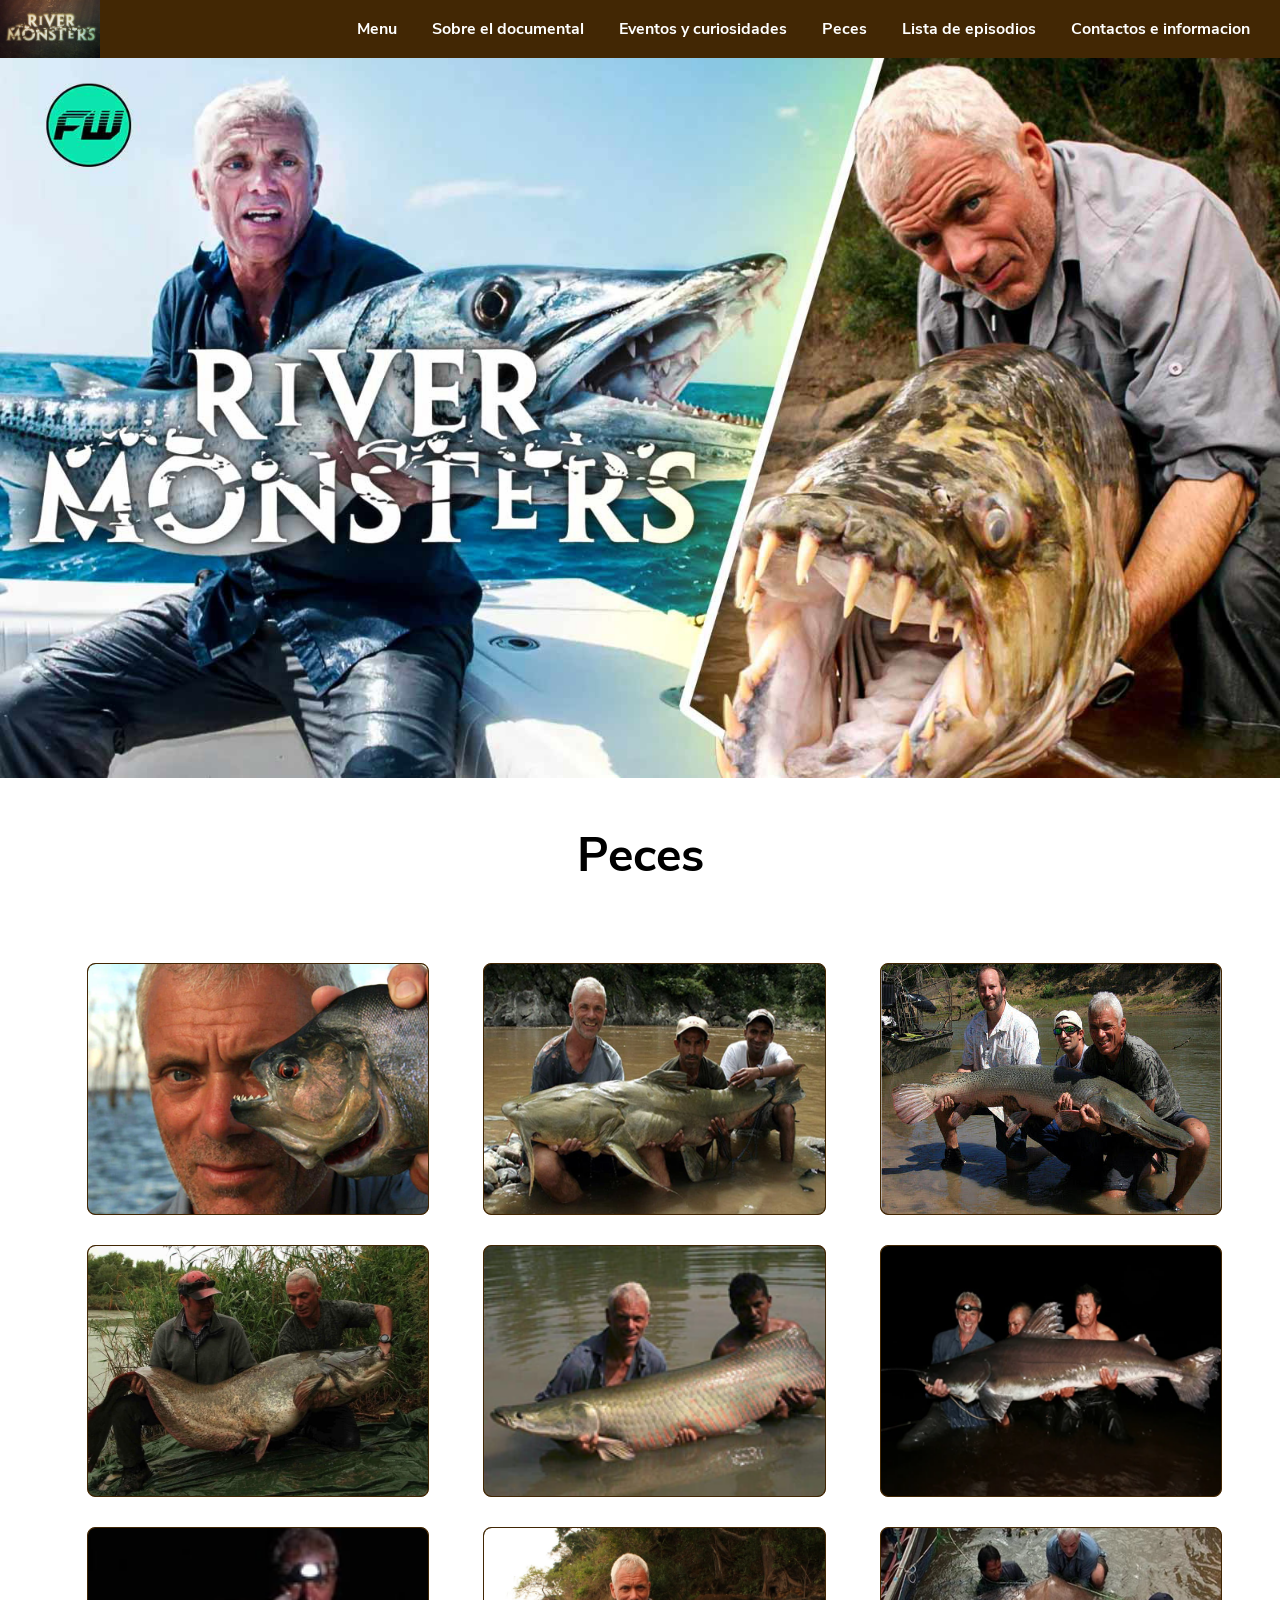
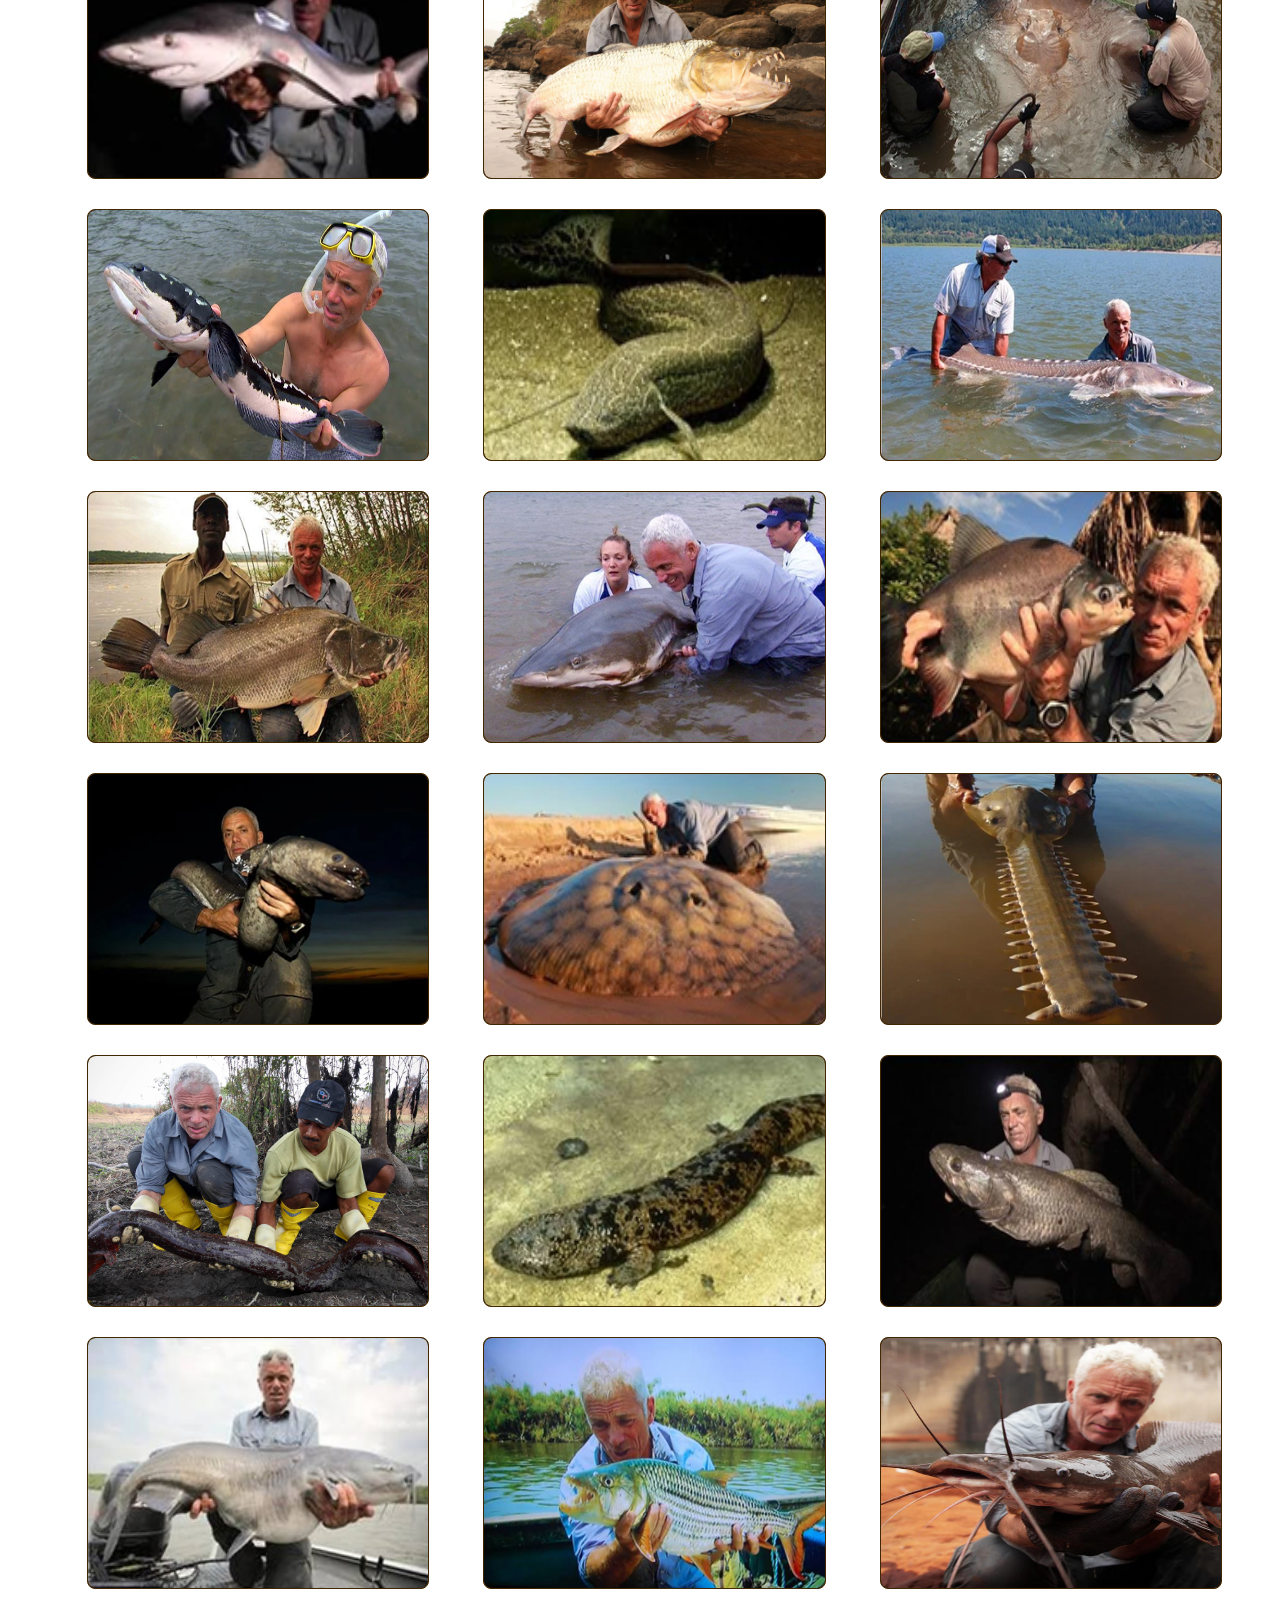
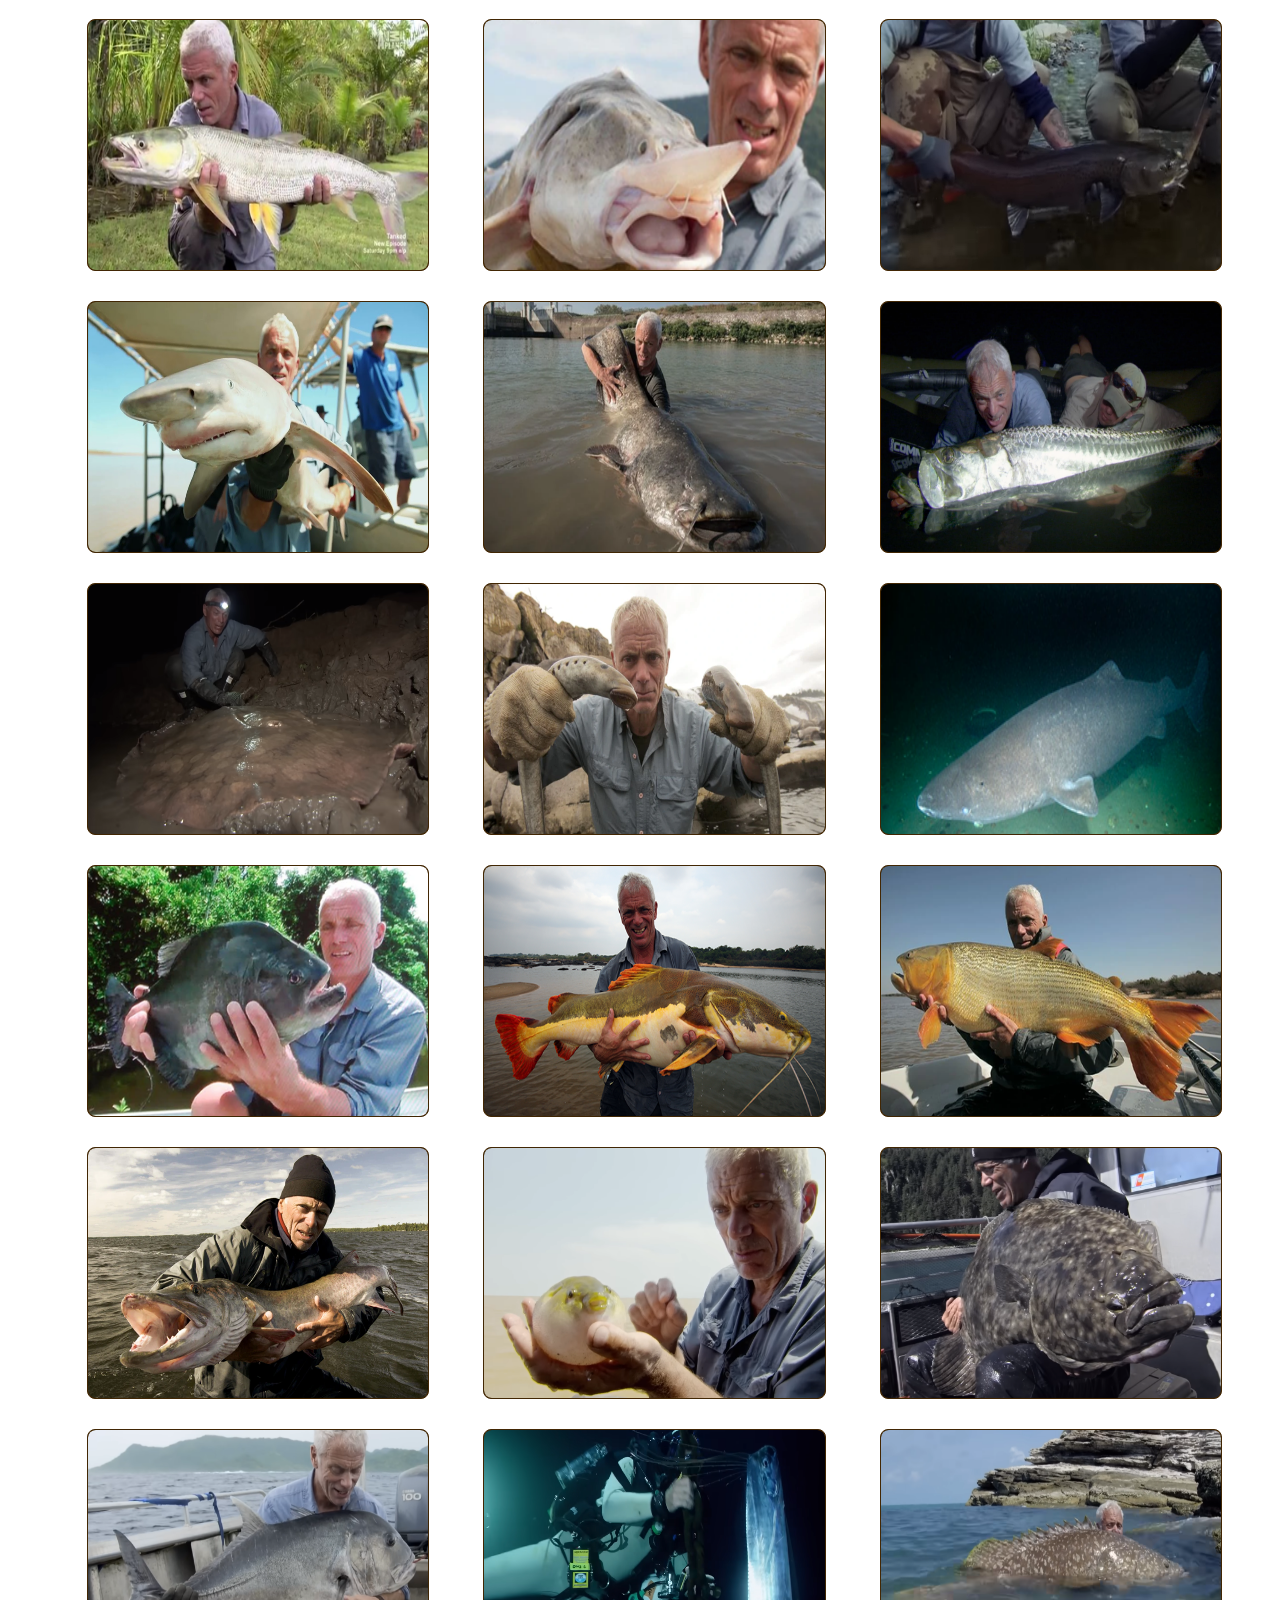
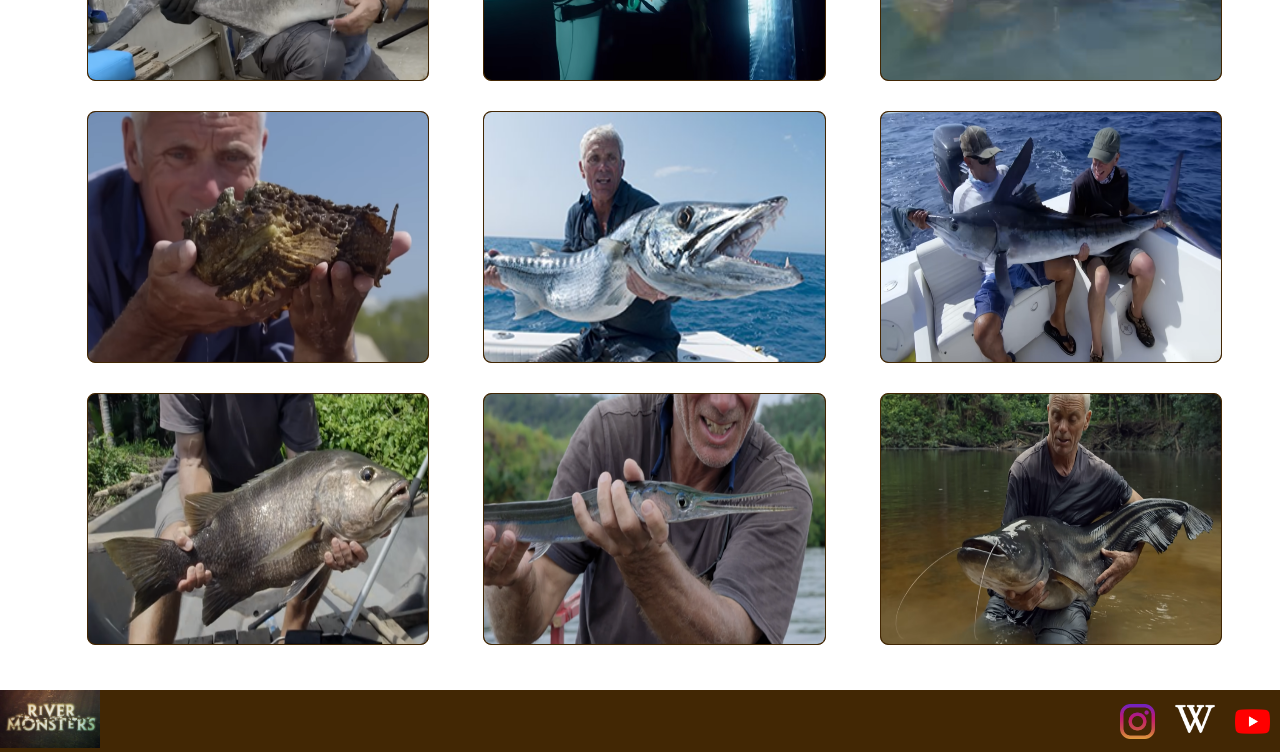
<file: PaginaWeb/Peces.html>
<!DOCTYPE html>
<html lang="en">
<head>
    <meta charset="UTF-8">
    <meta name="viewport" content="width=device-width, initial-scale=1.0">
    <title>Peces</title>
    <link rel="icon" href="../Recursos/Imagenes/LogoMonstruosDeRioFavicon.png" type="image/png">
    <link rel="stylesheet" href="../Recursos/Estilos/DiseñoGeneralDeLasPaginas.css">
    <link rel="stylesheet" href="../Recursos/Estilos/DiseñoPaginaPeces.css">
    <link rel="stylesheet" href="../Recursos/Fuentes/nunito-sans.bold.ttf">
    <link rel="stylesheet" href="../Recursos/Fuentes/nunito-sans.regular.ttf">
    <link rel="stylesheet" href="../Recursos/Estilos/Responsive.css">
</head>
<body>

   <header>
        <nav>
            <a href="../index.html"><img src="../Recursos/Imagenes/logo monstruos de rio.jpg"
                    width="100px" alt="Monstruos de Rio"></a>

                    <div class="menu">
                    <a class="letras" href="../index.html">Menu</a> 
            <a href="../PaginaWeb/SobreElDocumental.html">Sobre el documental</a> 
            <a href="../PaginaWeb/EventosYCuriosidades.html">Eventos y curiosidades</a> 
            <a href="../PaginaWeb/Peces.html">Peces</a> 
            <a href="../PaginaWeb/ListaDeEpisodios.html">Lista de episodios</a> 
            <a href="../PaginaWeb/ContactoEInformacion.html">Contactos e informacion</a>
            </div>
            


    

             <input type="checkbox" id="menu-toggle">

    <label for="menu-toggle" class="menu-btn">
        <span></span>
        <span></span>
        <span></span>
    </label>

    <div class="menu-mobile">
        <a href="../index.html">Menu</a>
        <a href="../PaginaWeb/SobreElDocumental.html">Sobre el documental</a>
        <a href="../PaginaWeb/EventosYCuriosidades.html">Eventos y curiosidades</a>
        <a href="../PaginaWeb/Peces.html">Peces</a>
        <a href="../PaginaWeb/ListaDeEpisodios.html">Lista de episodios</a>
        <a href="../PaginaWeb/ContactoEInformacion.html">Contactos e información</a>
    </div>







        </nav>
    </header>
    
    <main>
      <section class="fondo">
        <img src="../Recursos/Imagenes/RiverMonstersPeces.jpg" width="100%" alt="MonstruosDeRíoPeces">
        <div><h1>Peces</h1></div>
        <div class="peces">

       <div class="card">
  <div class="card-inner">
    <div class="card-front"><img src="../Recursos/Imagenes/pez1.png" alt="Piraña"></div>
    <div class="card-back"> <h2>Piraña</h2>  <p>Son peces de agua dulce de Sudamérica con dientes afilados, mandíbulas muy fuertes y fama de feroces</p> </div>  
  </div> 
</div>

<div class="card">
  <div class="card-inner">
    <div class="card-front"><img src="../Recursos/Imagenes/pez2.png" alt="Pez gato goonch"></div>
    <div class="card-back"><h2>Pez gato goonch</h2> <p>Es un gigantesco y temido bagre de agua dulce famoso por su gran tamaño, su aspecto amenazante y las leyendas sobre su gusto por la carne humana</p> </div>
  </div>
</div>

   <div class="card">
  <div class="card-inner">
    <div class="card-front"><img src="../Recursos/Imagenes/pez3.jpg" alt="Pez caiman"></div>
    <div class="card-back"> <h2>Pez caiman</h2> <p>También llamado pez cocodrilo o pejelagarto, es un fósil viviente gigante que puede respirar aire, medir hasta 3 metros y sobrevivir horas fuera del agua</p></div>
  </div>
</div>

<div class="card">
  <div class="card-inner">
    <div class="card-front"><img src="../Recursos/Imagenes/pez4.png" alt="Siluro"></div>
    <div class="card-back"><h2>Siluro</h2> <p>Es el pez de agua dulce más grande de Europa, conocido por cazar palomas en vuelo, no tener escamas y alcanzar los 3 metros de longitud</p></div>
  </div>
</div>

<div class="card">
  <div class="card-inner">
    <div class="card-front"><img src="../Recursos/Imagenes/pez5.png" alt="Arapaima"></div>
    <div class="card-back"><h2>Arapaima</h2> <p>Es uno de los peces de agua dulce más grandes del mundo, famoso por su capacidad de respirar aire, sus escamas blindadas y su origen prehistórico</p></div>
  </div>
</div>
<div class="card">
  <div class="card-inner">
    <div class="card-front"><img src="../Recursos/Imagenes/pez6.png" alt="Piraiba"></div>
    <div class="card-back"><h2>Piraiba</h2><p>Es el bagre o pez de cuero más grande de la cuenca amazónica, destacando por un tamaño gigante que supera los 3 metros de largo, un peso que puede alcanzar hasta los 200 kg o más y un enorme apetito y hábitos migratorios extremos de miles de kilómetros </p></div>
  </div>
</div>
<div class="card">
  <div class="card-inner">
    <div class="card-front"><img src="../Recursos/Imagenes/pez7.png" alt="Tiburon toro juvenil"></div>
    <div class="card-back"><h2>Tiburon toro juvenil</h2><p>Se distingue de los adultos por tener manchas oscuras en las aletas, nacer en aguas de poca profundidad y poseer una alta capacidad para tolerar el agua dulce</p></div>
  </div>
</div>
<div class="card">
  <div class="card-inner">
    <div class="card-front"><img src="../Recursos/Imagenes/pez8.png" alt="Pez tigre goliat"></div>
    <div class="card-back"><h2>Pez tigre goliat</h2><p>Es un superdepredador de agua dulce de África que destaca por sus 32 dientes afilados como cuchillos, su gran tamaño de hasta 1,80 metros y un peso superior a los 50 kg</p></div>
  </div>
    </div>







       <div class="card">
  <div class="card-inner">
    <div class="card-front"><img src="../Recursos/Imagenes/pez9.png" alt="Raya"></div>
    <div class="card-back"><h2>Raya</h2><p>Son peces sin huesos duros, parientes cercanos de los tiburones, que se esconden en la arena del fondo marino y tienen un aguijón con veneno</p></div>
  </div>
</div>


<div class="card">
  <div class="card-inner">
    <div class="card-front"><img src="../Recursos/Imagenes/pez10.png" alt="Channa"></div>
    <div class="card-back"><h2>Channa</h2><p>Conocidos popularmente como cabezas de serpiente, destacan por su capacidad única de respirar aire fuera del agua, su resistencia extrema y sus habilidades de depredación</p></div>
  </div>
</div>

   <div class="card">
  <div class="card-inner">
    <div class="card-front"><img src="../Recursos/Imagenes/pez11.png" alt="Pez pulmonado africano"></div>
    <div class="card-back"><h2>Pez pulmonado africano</h2><p>Es un animal fascinante capaz de vivir sin agua, respirar aire y entrar en un sueño profundo por meses</p></div>
  </div>
</div>

<div class="card">
  <div class="card-inner">
    <div class="card-front"><img src="../Recursos/Imagenes/pez12.png" alt="Esturbion blanco"></div>
    <div class="card-back"><h2>Esturbion blanco</h2><p>Es un fósil viviente, un gigante de agua dulce y una especie de larga vida</p></div>
  </div>
</div>

<div class="card">
  <div class="card-inner">
    <div class="card-front"><img src="../Recursos/Imagenes/pez13.png" alt="Perca del Nilo"></div>
    <div class="card-back"><h2>Perca del Nilo</h2><p>Es un colosal pez de agua dulce africano, famoso por su tamaño gigante, su impacto ecológico devastador dado a su boca enorme y dientes fuertes para cazar por sorpresa a otros peces, y su rol en el fraude gastronómico</p></div>
  </div>
</div>
<div class="card">
  <div class="card-inner">
    <div class="card-front"><img src="../Recursos/Imagenes/pez14.png" alt="Tiburon toro adulto"></div>
    <div class="card-back"><h2>Tiburon toro adulto</h2><p>Destaca por su capacidad única para nadar en agua dulce, su potente fuerza de mordida y su origen caníbal</p></div>
  </div>
</div>
<div class="card">
  <div class="card-inner">
    <div class="card-front"><img src="../Recursos/Imagenes/pez15.png" alt="Pacu"></div>
    <div class="card-back"><h2>Pacu</h2><p>Destaca por sus dientes planos muy parecidos a los de las personas, su dieta a base de frutos y su fama mundial de morder partes íntimas</p></div>
  </div>
</div>
<div class="card">
  <div class="card-inner">
    <div class="card-front"><img src="../Recursos/Imagenes/pez16.png" alt="Anguila"></div>
    <div class="card-back"><h2>Anguila</h2><p>Son peces fascinantes y misteriosos. Destacan porque nacen en el mar, respiran a través de la piel y su sangre cruda es tóxica. Tras vivir años en ríos, vuelven al mar para procrear y mueren de cansancio. Todas las anguilas europeas nacen en el lejano Mar de los Sargazos</p></div>
  </div>
    </div>
  








       <div class="card">
  <div class="card-inner">
    <div class="card-front"><img src="../Recursos/Imagenes/pez17.png" alt="Raya de río de cola corta"></div>
    <div class="card-back"><h2>Raya de río de cola corta</h2><p>Conocida también como chucho de río, es el pez cartilaginoso de agua dulce más grande del mundo, capaz de superar los 200 kg y medir hasta 180 cm, destacando por sus migraciones de larga distancia, su reproducción vivípara y su defensa con aguijón</p></div>
  </div>
</div>


<div class="card">
  <div class="card-inner">
    <div class="card-front"><img src="../Recursos/Imagenes/pez18.png" alt="Pez sierra"></div>
    <div class="card-back"><h2>Pez sierra</h2><p>No es un tiburón sino una raya, usa su hocico para cazar con electricidad y está en peligro grave</p></div>
  </div>
</div>

   <div class="card">
  <div class="card-inner">
    <div class="card-front"><img src="../Recursos/Imagenes/pez19.png" alt="Anguila electrica"></div>
    <div class="card-back"><h2>Anguila electrica</h2><p>No son anguilas reales sino que están más cerca de los bagres y peces cuchillo, producen hasta 860 voltios y respiran aire directamente de la superficie</p></div>
  </div>
</div>

<div class="card">
  <div class="card-inner">
    <div class="card-front"><img src="../Recursos/Imagenes/pez20.png" alt="Salamandra gigante japonesa"></div>
    <div class="card-back"><h2>Salamandra gigante japonesa</h2><p>Es uno de los anfibios más grandes del mundo, famoso por ser un fósil viviente, respirar a través de su piel y vivir por más de medio siglo</p></div>
  </div>
</div>

<div class="card">
  <div class="card-inner">
    <div class="card-front"><img src="../Recursos/Imagenes/pez21.png" alt="Tararira"></div>
    <div class="card-back"><h2>Tararira</h2><p>También llamada tarucha, es un pez cazador muy voraz, con dientes filosos y la capacidad de respirar aire fuera del agua</p></div>
  </div>
</div>
<div class="card">
  <div class="card-inner">
    <div class="card-front"><img src="../Recursos/Imagenes/pez22.png" alt="Bagre azul"></div>
    <div class="card-back"><h2>Bagre azul</h2><p>Es el mayor de los bagres de Norteamérica, destacando por su gran tamaño, su cola ahorquillada y su potente sentido del olfato distribuido por todo su cuerpo</p></div>
  </div>
</div>
<div class="card">
  <div class="card-inner">
    <div class="card-front"><img src="../Recursos/Imagenes/pez23.png" alt="Pez tigre africano"></div>
    <div class="card-back"><h2>Pez tigre africano</h2><p>Es un temido depredador de agua dulce famoso por sus 32 dientes afilados como cuchillos, su gran tamaño y su agresividad en los ríos del continente</p></div>
  </div>
</div>
<div class="card">
  <div class="card-inner">
    <div class="card-front"><img src="../Recursos/Imagenes/pez24.png" alt="Bagre vundu"></div>
    <div class="card-back"><h2>Bagre vundu</h2><p>Es un gigante de agua dulce africano conocido por su gran tamaño, su piel sin escamas y su enorme resistencia fuera del agua</p></div>
  </div>
    </div>









       <div class="card">
  <div class="card-inner">
    <div class="card-front"><img src="../Recursos/Imagenes/pez25.png" alt="Carite"></div>
    <div class="card-back"><h2>Carite</h2><p>Destaca por ser un veloz nadador de aguas cálidas, poseer dientes muy afilados y formar grandes grupos</p></div>
  </div>
</div>


<div class="card">
  <div class="card-inner">
    <div class="card-front"><img src="../Recursos/Imagenes/pez26.png" alt="Esturion kaluga"></div>
    <div class="card-back"><h2>Esturion kaluga</h2><p>Es el pez de agua dulce más grande del mundo, famoso por ser un gran depredador y producir uno de los caviares más caros</p></div>
  </div>
</div>

   <div class="card">
  <div class="card-inner">
    <div class="card-front"><img src="../Recursos/Imagenes/pez27.png" alt="Salmon siberiano"></div>
    <div class="card-back"><h2>Salmon siberiano</h2><p>También llamado amur blanco o sogyo, no es un salmón real, sino un gran pez de la familia de las carpas originario del río Amur en Asia</p></div>
  </div>
</div>

<div class="card">
  <div class="card-inner">
    <div class="card-front"><img src="../Recursos/Imagenes/pez28.png" alt="Tiburon glyphis"></div>
    <div class="card-back"><h2>Tiburon glyphis</h2><p>Conocidos como tiburones de río o de agua dulce, son animales muy raros, poco estudiados y en peligro crítico</p></div>
  </div>
</div>

<div class="card">
  <div class="card-inner">
    <div class="card-front"><img src="../Recursos/Imagenes/pez29.png" alt="Siluro gigante europeo"></div>
    <div class="card-back"><h2>Siluro gigante europeo</h2><p>Es el pez de agua dulce más grande de Europa, no tiene escamas sino que está cubierto de una capa de mucosa muy resbaladiza que dificulta sujetarlo y es capaz de cazar fuera del agua</p></div>
  </div>
</div>
<div class="card">
  <div class="card-inner">
    <div class="card-front"><img src="../Recursos/Imagenes/pez30.png" alt="Sabalo"></div>
    <div class="card-back"><h2>Sabalo</h2><p>Destaca por ser el más abundante de la cuenca del Plata, tragar fango para alimentarse y respirar aire gracias a su vejiga natatoria</p></div>
  </div>
</div>
<div class="card">
  <div class="card-inner">
    <div class="card-front"><img src="../Recursos/Imagenes/pez31.png" alt="Raya disco"></div>
    <div class="card-back"><h2>Raya disco</h2><p>Son animales fascinantes de cuerpo plano y redondo, conocidos por su gran belleza, sus particulares adaptaciones y por ser considerados los reyes del agua dulce y salada</p></div>
  </div>
</div>
<div class="card">
  <div class="card-inner">
    <div class="card-front"><img src="../Recursos/Imagenes/pez32.png" alt="Lamprea marina"></div>
    <div class="card-back"><h2>Lamprea marina</h2><p>Son animales prehistóricos fascinantes conocidos como vampiros acuáticos, con más de 360 millones de años de historia, sin mandíbula y con un cuerpo sin escamas</p></div>
  </div>
    </div>










       <div class="card">
  <div class="card-inner">
    <div class="card-front"><img src="../Recursos/Imagenes/pez33.png" alt="Tiburon de Groenlandia"></div>
    <div class="card-back"><h2>Tiburon de Groenlandia</h2><p>Es el vertebrado más longevo del planeta, destacando por vivir más de 400 años, crecer muy lento y tener parásitos en los ojos</p></div>
  </div>
</div>


<div class="card">
  <div class="card-inner">
    <div class="card-front"><img src="../Recursos/Imagenes/pez34.png" alt="Piraña negra"></div>
    <div class="card-back"><h2>Piraña negra</h2><p>Es la especie de piraña más grande conocida, con una poderosa mordida y un comportamiento más solitario que el de otros peces de su familia</p></div>
  </div>
</div>

   <div class="card">
  <div class="card-inner">
    <div class="card-front"><img src="../Recursos/Imagenes/pez35.png" alt="Bagre de cola roja"></div>
    <div class="card-back"><h2>Bagre de cola roja</h2><p>También conocido como pez gato de cola roja, destaca por su enorme tamaño, su llamativa aleta roja y sus hábitos nocturnos. Es nativo de las cuencas del Amazonas y del Orinoco en Sudamérica</p></div>
  </div>
</div>

<div class="card">
  <div class="card-inner">
    <div class="card-front"><img src="../Recursos/Imagenes/pez36.png" alt="Dorado"></div>
    <div class="card-back"><h2>Dorado</h2><p>Destaca por su memoria de tres segundos, su capacidad de cambiar de color y su larga vida en buenas condiciones</p></div>
  </div>
</div>

<div class="card">
  <div class="card-inner">
    <div class="card-front"><img src="../Recursos/Imagenes/pez37.png" alt="Lucio americano"></div>
    <div class="card-back"><h2>Lucio americano</h2><p>Es un pequeño pez depredador de agua dulce que destaca por su tamaño compacto, su gran resistencia y su aparición en la cultura popular de los videojuegos</p></div>
  </div>
</div>
<div class="card">
  <div class="card-inner">
    <div class="card-front"><img src="../Recursos/Imagenes/pez38.png" alt="Pez globo"></div>
    <div class="card-back"><h2>Pez globo</h2><p>Destaca por su capacidad de inflarse mediante la ingestión rápida de agua o aire, un potente veneno mortal llamado tetrodotoxina y un pico duro formado por dientes fusionados</p></div>
  </div>
</div>
<div class="card">
  <div class="card-inner">
    <div class="card-front"><img src="../Recursos/Imagenes/pez39.png" alt="Fletan"></div>
    <div class="card-back"><h2>Fletan</h2><p>Es el pez plano más grande del océano, puede vivir más de 50 años y su nombre en inglés significa "pez plano sagrado"</p></div>
  </div>
</div>
<div class="card">
  <div class="card-inner">
    <div class="card-front"><img src="../Recursos/Imagenes/pez40.png" alt="Jurel gigante"></div>
    <div class="card-back"><h2>Jurel gigante</h2><p>Destaca por cazar aves en pleno vuelo, alcanzar hasta 170 cm de largo y 80 kg, y su carne puede ser tóxica</p></div>
  </div>
    </div>










       <div class="card">
  <div class="card-inner">
    <div class="card-front"><img src="../Recursos/Imagenes/pez41.png" alt="Pez remo"></div>
    <div class="card-back"><h2>Pez remo</h2><p>Es el pez óseo más largo del mundo pudiendo llegar a medir hasta 11 metros de largo, un gigante abisal e inofensivo rodeado de mitos apocalípticos. Se cree popularmente que si aparece en la costa, anunciará un terremoto o un tsunami</p></div>
  </div>
</div>


<div class="card">
  <div class="card-inner">
    <div class="card-front"><img src="../Recursos/Imagenes/pez42.png" alt="Mero"></div>
    <div class="card-back"><h2>Mero</h2><p>Destaca por su capacidad de cambiar de sexo, su enorme tamaño y su vida solitaria en cuevas rocosas</p></div>
  </div>
</div>

   <div class="card">
  <div class="card-inner">
    <div class="card-front"><img src="../Recursos/Imagenes/pez43.png" alt="Pez piedra"></div>
    <div class="card-back"><h2>Pez piedra</h2><p>Es el pez más venenoso del mundo, destacando por su camuflaje extremo y un veneno letal similar al de la cobra</p></div>
  </div>
</div>

<div class="card">
  <div class="card-inner">
    <div class="card-front"><img src="../Recursos/Imagenes/pez44.png" alt="Barracuda"></div>
    <div class="card-back"><h2>Barracuda</h2><p>Son peces depredadores marinos famosos por su velocidad explosiva, su cuerpo en forma de torpedo y sus afilados dientes</p></div>
  </div>
</div>

<div class="card">
  <div class="card-inner">
    <div class="card-front"><img src="../Recursos/Imagenes/pez45.png" alt="Marlin rayado"></div>
    <div class="card-back"><h2>Marlin rayado</h2><p>Es un fascinante depredador marino conocido por cambiar el color de sus rayas al cazar, nadar a velocidades extraordinarias y cazar en equipo de forma coordinada</p></div>
  </div>
</div>
<div class="card">
  <div class="card-inner">
    <div class="card-front"><img src="../Recursos/Imagenes/pez46.png" alt="Lobina negra"></div>
    <div class="card-back"><h2>Lobina negra</h2><p>Destaca por su gran voracidad, papel parental del macho y origen de su nombre, se llama así por su gran hambre y por cazar en grupo como los lobos </p></div>
  </div>
</div>
<div class="card">
  <div class="card-inner">
    <div class="card-front"><img src="../Recursos/Imagenes/pez47.png" alt="Aguja"></div>
    <div class="card-back"><h2>Aguja</h2><p>Destaca por su cuerpo muy alargado, un pico lleno de dientes afilados y su parentesco con los caballitos de mar</p></div>
  </div>
</div>
<div class="card">
  <div class="card-inner">
    <div class="card-front"><img src="../Recursos/Imagenes/pez48.png" alt="Bagre de agua dulce"></div>
    <div class="card-back"><h2>Bagre de agua dulce</h2><p>Destaca por sus largos bigotes sensoriales, su piel sin escamas y su habilidad para sobrevivir en el fango. Existen más de 3,000 especies en el mundo con características muy particulares</p></div>
  </div>
    </div>
</div>



</section>



    </main>
  
   <footer>
        <a href="../index.html"><img src="../Recursos/Imagenes/logo monstruos de rio.jpg"
                width="100px" alt="Monstruos de Rio"></a>
                <div classs="redes">
                <a class="redes" href="https://www.instagram.com/rivermonsters_official/"
            target="_blank"><img src="../Recursos/Imagenes/instagram.png" width="35" alt="Instagram"></a><a id="wikipedia" href="https://es.wikipedia.org/wiki/Monstruos_de_r%C3%ADo"
            target="_blank"><img src="../Recursos/Imagenes/wikipediaBlanco.png" width="40" alt="Wikipedia"></a><a id="youtube"
            href="https://www.youtube.com/@rivermonsters" target="_blank"><img src="../Recursos/Imagenes/youtube.png"
                width="35" alt="Facebook"></a>
</div>
    </footer>
</body>
</html>
</file>
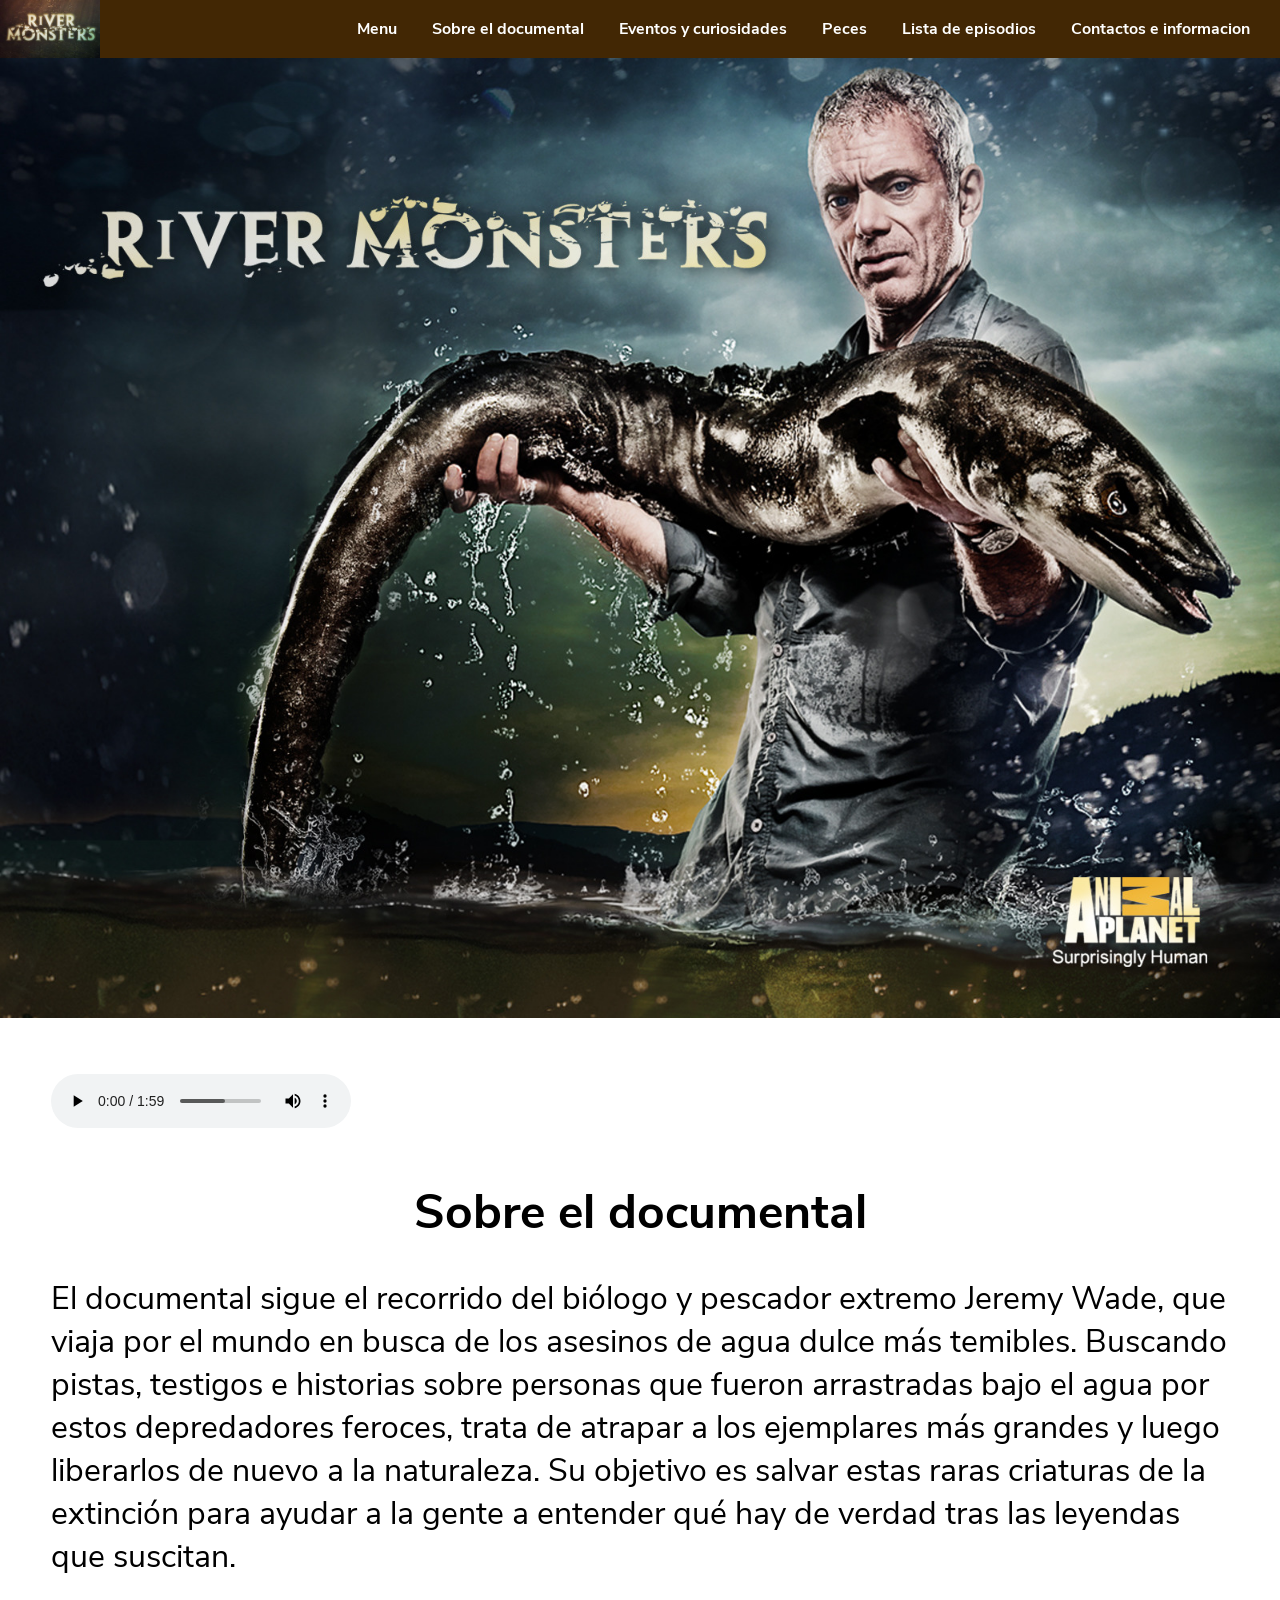
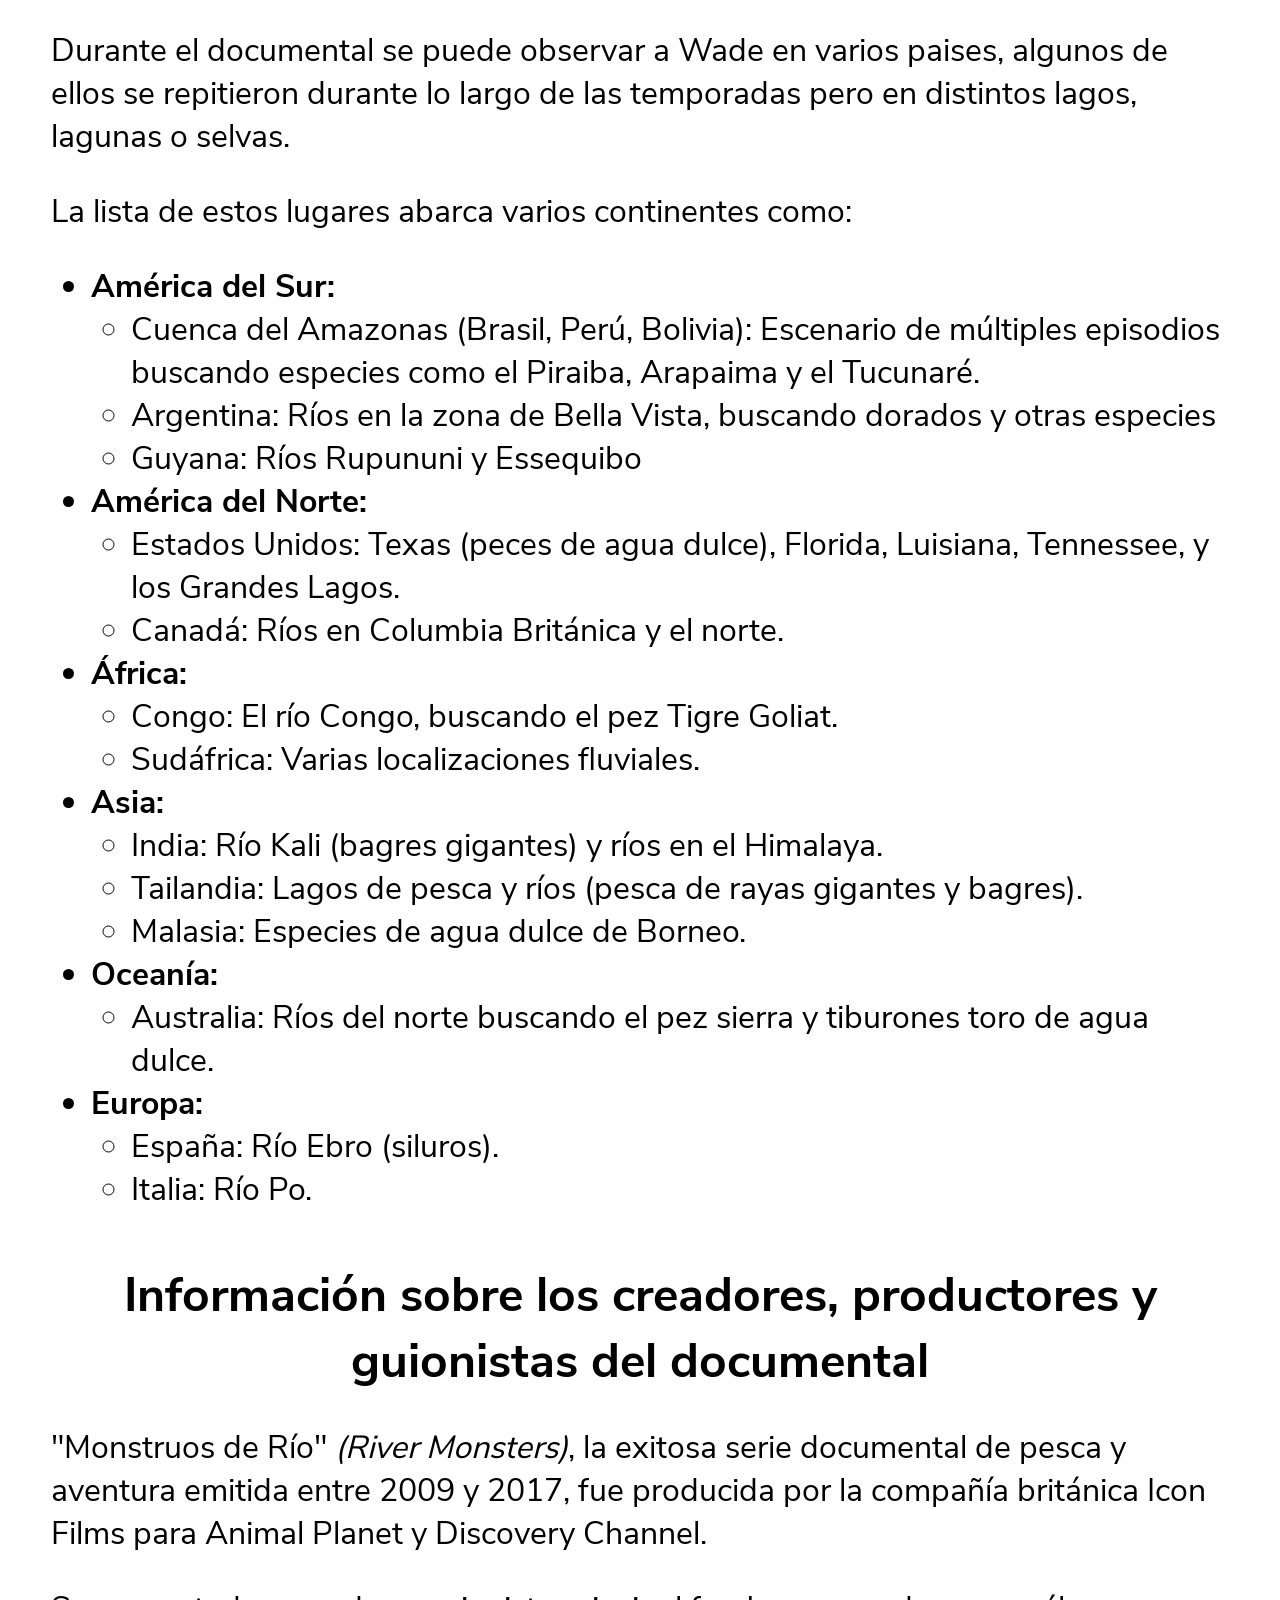
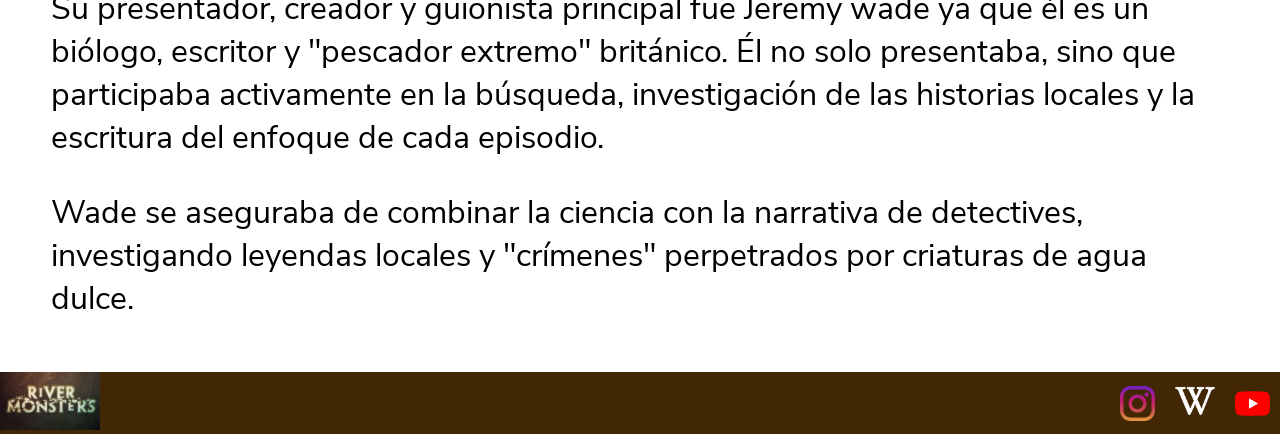
<file: PaginaWeb/SobreElDocumental.html>
<!DOCTYPE html>
<html lang="en">
<head>
    <meta charset="UTF-8">
    <meta name="viewport" content="width=device-width, initial-scale=1.0">
    <title>Sobre El Documental</title>
    <link rel="icon" href="../Recursos/Imagenes/LogoMonstruosDeRioFavicon.png" type="image/png">
    <link rel="stylesheet" href="../Recursos/Estilos/DiseñoGeneralDeLasPaginas.css">
    <link rel="stylesheet" href="../Recursos/Estilos/DiseñoPaginaSobreElDocumental.css">
    <link rel="stylesheet" href="../Recursos/Fuentes/nunito-sans.bold.ttf">
    <link rel="stylesheet" href="../Recursos/Fuentes/nunito-sans.regular.ttf">
    <link rel="stylesheet" href="../Recursos/Estilos/Responsive.css">
</head>
<body>

    <header>
        <nav>
            <a href="../index.html"><img src="../Recursos/Imagenes/logo monstruos de rio.jpg"
                    width="100px" alt="Monstruos de Rio"></a>
            <div class="menu">
                    <a class="letras" href="../index.html">Menu</a>
            <a href="../PaginaWeb/SobreElDocumental.html">Sobre el documental</a>
            <a href="../PaginaWeb/EventosYCuriosidades.html">Eventos y curiosidades</a>
            <a href="../PaginaWeb/Peces.html">Peces</a>
            <a href="../PaginaWeb/ListaDeEpisodios.html">Lista de episodios</a>
            <a href="../PaginaWeb/ContactoEInformacion.html">Contactos e informacion</a>
            </div>


                
             <input type="checkbox" id="menu-toggle">

    <label for="menu-toggle" class="menu-btn">
        <span></span>
        <span></span>
        <span></span>
    </label>

    <div class="menu-mobile">
        <a href="../index.html">Menu</a>
        <a href="../PaginaWeb/SobreElDocumental.html">Sobre el documental</a>
        <a href="../PaginaWeb/EventosYCuriosidades.html">Eventos y curiosidades</a>
        <a href="../PaginaWeb/Peces.html">Peces</a>
        <a href="../PaginaWeb/ListaDeEpisodios.html">Lista de episodios</a>
        <a href="../PaginaWeb/ContactoEInformacion.html">Contactos e información</a>
    </div>



           
        </nav>
    </header>
    
    <main>
        <img src="../Recursos/Imagenes/RiverMonstersSobreElDocumental.jpg" width="100%" alt="MonstruosDeRíoSobreElDocumental">
        
        
        <div>
            <audio controls 
            src="../Recursos/Audios/Breaking Point.mp3">
        </audio>
        </div>

        <div><p><h1>Sobre el documental</h1></p>
            <p>El documental sigue el recorrido del biólogo y pescador extremo Jeremy Wade, que viaja por el mundo en busca de los asesinos de agua dulce más temibles. Buscando pistas, testigos e historias sobre personas que fueron arrastradas bajo el agua por estos depredadores feroces, trata de atrapar a los ejemplares más grandes y luego liberarlos de nuevo a la naturaleza. Su objetivo es salvar estas raras criaturas de la extinción para ayudar a la gente a entender qué hay de verdad tras las leyendas que suscitan.</p></div>
                
        <div><p>Durante el documental se puede observar a Wade en varios paises, algunos de ellos se repitieron durante lo largo de las temporadas pero en distintos lagos, lagunas o selvas.</p>
            <P>La lista de estos lugares abarca varios continentes como:</P>
            <p><ul>
                <li><strong>América del Sur:</strong>
                <ul><li>Cuenca del Amazonas (Brasil, Perú, Bolivia): Escenario de múltiples episodios buscando especies como el Piraiba, Arapaima y el Tucunaré.</li></ul>
                <ul><li>Argentina: Ríos en la zona de Bella Vista, buscando dorados y otras especies</li></ul> 
                <ul><li>Guyana: Ríos Rupununi y Essequibo</li></ul>   
                </li>
                <li><strong>América del Norte:</strong>
                    <ul><li>Estados Unidos: Texas (peces de agua dulce), Florida, Luisiana, Tennessee, y los Grandes Lagos.</li></ul>
                    <ul><li>Canadá: Ríos en Columbia Británica y el norte.</li></ul>
                </li>
                <li><strong>África:</strong>
                <ul><li>Congo: El río Congo, buscando el pez Tigre Goliat.</li></ul>
                <ul><li>Sudáfrica: Varias localizaciones fluviales.</li></ul>
                </li>
                <li><strong>Asia:</strong>
                <ul><li>India: Río Kali (bagres gigantes) y ríos en el Himalaya.</li></ul>
                <ul><li>Tailandia: Lagos de pesca y ríos (pesca de rayas gigantes y bagres).</li></ul>
                <ul><li>Malasia: Especies de agua dulce de Borneo.</li></ul>
                </li>
                <li><strong>Oceanía:</strong>
                <ul><li>Australia: Ríos del norte buscando el pez sierra y tiburones toro de agua dulce.</li></ul>
                </li>
                <li><strong>Europa:</strong>
                    <ul><li>España: Río Ebro (siluros).</li></ul>
                    <ul><li>Italia: Río Po.</li></ul>
                </li>
                
            </ul></p>
        </div>
        
        <div><p><h1>Información sobre los creadores, productores y guionistas del documental</h1></p>
           <p>"Monstruos de Río" <em>(River Monsters)</em>, la exitosa serie documental de pesca y aventura emitida entre 2009 y 2017, fue producida por la compañía británica Icon Films para Animal Planet y Discovery Channel. </p>
           <p>Su presentador, creador y guionista principal fue Jeremy wade ya que él es un biólogo, escritor y "pescador extremo" británico. Él no solo presentaba, sino que participaba activamente en la búsqueda, investigación de las historias locales y la escritura del enfoque de cada episodio. </p>
           <p>Wade se aseguraba de combinar la ciencia con la narrativa de detectives, investigando leyendas locales y "crímenes" perpetrados por criaturas de agua dulce.</p>
        </div>
    </main>
    
    <footer>
        <a href="../index.html"><img src="../Recursos/Imagenes/logo monstruos de rio.jpg"
                width="100px" alt="Monstruos de Rio"></a>
                
                <div classs="redes">
                <a class="redes" href="https://www.instagram.com/rivermonsters_official/"
            target="_blank"><img src="../Recursos/Imagenes/instagram.png" width="35" alt="Instagram"></a><a id="wikipedia" href="https://es.wikipedia.org/wiki/Monstruos_de_r%C3%ADo"
            target="_blank"><img src="../Recursos/Imagenes/wikipediaBlanco.png" width="40" alt="Wikipedia"></a><a id="youtube"
            href="https://www.youtube.com/@rivermonsters" target="_blank"><img src="../Recursos/Imagenes/youtube.png"
                width="35" alt="Facebook"></a>
                </div>
    </footer>
</body>
</html>
</file>
<file: Recursos/Estilos/DiseñoGeneralDeLasPaginas.css>
@font-face {
        font-family: "titulos" ;
        src: url("../Fuentes/nunito-sans.bold.ttf");
    }
@font-face {
    font-family: "texto";
    src: url(../Fuentes/nunito-sans.regular.ttf);
}


header{
position: fixed;
  top: 0;
  z-index: 999;
  width: 100%;
  height: 58.4px;
  line-height: 0%;
}


header nav{
    background-color: rgb(66, 39, 4);
    color: white;
 height:100%;
display: flex;
    align-items: center;
    justify-content: space-between;

}

header nav a {
    color: inherit;
    text-decoration: none;
    transition: transform 0.3s ease;
    font-family: "titulos";
    
    font-size: 1rem;
}




.menu a:hover {
    transform: scale(1.08);
}



.menu {
    display: flex;
    gap: 35px; 
     padding: 0px 30px;
}

body{
     margin: 0;
    cursor: url("../Imagenes/CursorPix.png"), default;

    
     }

 a {
    cursor: url("../Imagenes/CursorClickPix.png"), pointer;
}


footer {
display: flex;
    justify-content: space-between;
    align-items: center;

background-color: rgb(66, 39, 4);
color: white;


}

footer div a {
padding: 10px 10px;

}
</file>
<file: Recursos/Estilos/DiseñoPaginaPrincipal.css>
@font-face {
        font-family: "titulos" ;
        src: url("../Fuentes/nunito-sans.bold.ttf");
    }
@font-face {
    font-family: "texto";
    src: url(../Fuentes/nunito-sans.regular.ttf);
}

main{
    padding-top:58.4px;
}

h1{font-family: "titulos";
    color: black;
    font-size: 3rem;
}

p {
    font-family: "texto";
    color: black;
    font-size: 2rem; 
}

h4{
    font-family: "titulos";
    font-size: 1.3rem;
}

div article p{
    font-family: "texto";
    font-size: 1rem;
}

article {
    
    border: solid;
    width: 300px;
    border-radius: 1rem;
    border-color: rgb(66, 39, 4);
    color: rgb(66, 39, 4);
    
}



div h1{

    text-align: center;
}

div p, h1{
    margin-left: 4%;
    margin-right: 4%;
    
}

div section{
    display: flex;
    justify-content: center;
    gap: 20px;
    flex-wrap: wrap;
    margin: 5% 0%;
}

div section a {
text-decoration: none;

}



.articulo{
    text-align: center;
   min-height: 430px;
   transition: transform 0.3s ease;
background-color: rgb(66, 39, 4);
}


.articulo:hover {
    transform: scale(1.08);
    box-shadow: 0px 10px 20px rgba(0,0,0,0.4);
}

.imagenArticulo{
    border-radius: 0.8rem 0.8rem 0rem 0rem;
}

.articulo p,h4{
    color: white;
    padding: 0% 10%;
}
</file>
<file: Recursos/Estilos/Responsive.css>
#menu-toggle,
.menu-btn,
.menu-mobile{
    display:none;
}

/* TABLET Y CELU */

@media screen and (max-width:1024px){

    h1 {
    font-size: clamp(1.5rem, 7vw, 2rem);
    }

    h4 {
    font-size: clamp(1rem, 3.8vw, 1.2rem);
    }

    p, li {
    font-size: clamp(0.95rem, 3vw, 1.05rem);
    }
    
    li strong {
    font-size: clamp(0.95rem, 3vw, 1.05rem);
    }
    
    nav{
        display:flex;
        justify-content:space-between;
        align-items:center;
        position:relative;
    }

    /* Ocultar menu normal */

    .menu{
        display:none;
    }

    /* Checkbox */

    #menu-toggle{
        display:none;
    }

    /* Boton hamburguesa */

    .menu-btn{

        width:35px;
        height:28px;

        display:flex;
        flex-direction:column;
        justify-content:space-between;

        cursor: url("../Imagenes/CursorClickPix.png"), pointer;

        position:absolute;
        right:20px;
        top:50%;
        transform:translateY(-50%);

        z-index:1001;
    }

    .menu-btn span{

        width:100%;
        height:4px;

        background:white;

        border-radius:5px;

        transition:.4s;
    }

    #menu-toggle:checked + .menu-btn span:nth-child(1){

        transform:translateY(12px) rotate(45deg);

    }

    #menu-toggle:checked + .menu-btn span:nth-child(2){

        opacity:0;

    }

    #menu-toggle:checked + .menu-btn span:nth-child(3){

        transform:translateY(-12px) rotate(-45deg);

    }

    /* Menu */


    .menu-mobile{
        

        display:flex;
        flex-direction:column;

        position:absolute;

        top:100%;
        right:0;

        width:260px;

        background:rgb(66, 39, 4);

        max-height:0;

        overflow:hidden;

        transition:.4s;

        z-index:1000;
    }

    #menu-toggle:checked ~ .menu-mobile{

        max-height:500px;

    }

    .menu-mobile a:first-child{
    border-top:1px solid rgb(255, 255, 255);
    }

    .menu-mobile a{

        color:white;

        text-decoration:none;

        padding:18px;

        border-bottom:1px solid rgb(255, 255, 255);
    }

    .menu-mobile a:hover{

        background:#444;

    }

}

/* DESKTOP */

@media screen and (min-width:1025px){

    .menu{
        display:flex;
    }

    .menu-mobile,
    .menu-btn{
        display:none;
    }

}
</file>
<file: Recursos/Estilos/DiseñoPaginaConfirmacionDeEnvio.css>
@font-face {
        font-family: "titulos" ;
        src: url("../Fuentes/nunito-sans.bold.ttf");
    }
@font-face {
    font-family: "texto";
    src: url(../Fuentes/nunito-sans.regular.ttf);
}
body{
    display: flex;
    flex-direction: column;
    min-height: 100vh;

}
main{
    margin-left: 4%;
    margin-right: 4%;
    margin-top: 2%;
    flex: auto;
}
div{
    text-align: center;
}
main div p{
    
    font-family: "titulos";
    color: black;
    font-size: 2rem;

}


.boton{
    display:flex;
   width: 92px;
border: 2px solid black;
    background-color: rgb(185, 185, 185);
font-family: "texto";
    color: black;
    font-size: 2rem;
    text-decoration: none;
    margin: auto;
    transition: transform 0.3s ease;
    margin-top: 5vh;
}
.boton:hover{
    
    transform: scale(1.08);
    box-shadow: 0px 10px 20px rgba(0,0,0,0.4);
}
</file>
<file: Recursos/Estilos/DiseñoPaginaContactoEInformacion.css>
@font-face {
        font-family: "titulos" ;
        src: url("../Fuentes/nunito-sans.bold.ttf");
    }
@font-face {
    font-family: "texto";
    src: url(../Fuentes/nunito-sans.regular.ttf);
}

main{
    padding-top:58.4px;
}

.youtubeurl{
    color: red;
}

.instagramurl{
color: blueviolet;
}

p {
    font-family: "texto";
    color: black;
    font-size: 2rem; 
}

main div {
    margin-left: 4%;
    margin-right: 4%;
    margin-top: 2%;
}
.formulario{
    margin: auto;
        width:90%;
    max-width:450px;
    margin-bottom: 30px;
    border: 2px solid black;
}
.formulario h3{
    text-align: center;
    font-family: "titulos";
    font-size: 2rem;
}


.formulario form{
    padding: 20px;
    display: flex;
    flex-direction: column;
    gap: 10px;
}

.formulario label{
    font-family: "texto";
    font-size: 1.3rem;
}


.formulario input{
    padding: 10px;
    font-family: "texto";
}


.formulario textarea{
    height: 100px;
    font-family: "texto";
}


.formulario button{
    width: 150px;
    padding: 10px;
    align-self: center;
    cursor: url("../Imagenes/CursorClickPix.png"), pointer;
}
</file>
<file: Recursos/Estilos/diseñoPaginaEventosYCuriosidades.css>
@font-face {
        font-family: "titulos" ;
        src: url("../Fuentes/nunito-sans.bold.ttf");
    }
@font-face {
    font-family: "texto";
    src: url(../Fuentes/nunito-sans.regular.ttf);
}

main{
    padding-top:58.4px;
}

h1{font-family: "titulos";
    color: black;
    font-size: 3rem;
}

h4{font-family: "titulos";
    color: black;
    font-size: 2rem;

}
p, li {
    font-family: "texto";
    color: black;
    font-size: 2rem; 
}
strong{
    font-family: "titulos";
    color: black;
    font-size: 2rem;
}

main div h1{

    text-align: center;
}

main div {
    margin: 4%;
    
}
</file>
<file: Recursos/Estilos/DiseñoPaginaListaDeEpisodios.css>
@font-face {
        font-family: "titulos" ;
        src: url("../Fuentes/nunito-sans.bold.ttf");
    }
@font-face {
    font-family: "texto";
    src: url(../Fuentes/nunito-sans.regular.ttf);
}

main{
    padding-top:58.4px;
}

h1{font-family: "titulos";
    color: black;
    font-size: 3rem;
}

p, li {
    font-family: "texto";
    color: black;
    font-size: 2rem; 
}
strong{
    font-family: "titulos";
    color: black;
    font-size: 2rem;
}

main div h1{

    text-align: center;
}


/* cartas que deslizan */

.container{

    display:flex;

    flex-wrap:wrap;

    justify-content:center;

    gap:50px;

    margin:60px auto;

    width:100%;
}

.container .card .icon{
    width:100%;
    height:100%;
}




.container .card .icon img{
    width:100%;
    height:100%;
    object-fit:cover;
}




.container .card .icon {

    position: absolute;

   top: 0;

    left: 0;

    width: 100%;

    height: 100%;

   

}

.container .card .slide {
    transition: 0.5s;

}

.container .card .slide.slide1 {

    width: 400px;

    height: 580px;

   

}

.container .card .slide.slide2 {

    width: 400px;

    height: 320px;

   

}


.container .card .content{
    width:100%;
    height:100%;
}

.container .card .slide.slide1 {

    position: relative;

    display: flex;

    justify-content: center;

    align-items: center;

    z-index: 1;

    transition: .7s;

    transform: translateY(100px);

}

.container .card:hover .slide.slide1{

    transform: translateY(0px);

}

.container .card .slide.slide2 {

    position: relative;

    display: flex;

    justify-content: center;

    align-items: center;

    padding: 20px;

    box-sizing: border-box;

    transition: .8s;

    transform: translateY(-250px);

    box-shadow: 0 20px 40px rgba(0,0,0,0.4);

}

.container .card:hover .slide.slide2{

    transform: translateY(0);

}

.container .card .slide.slide2::after{

    content: "";

    position: absolute;

    width: 30px;

    height: 4px;

    bottom: 15px;

    left: 50%;

    left: 50%;

    transform: translateX(-50%);

   

}


.temporada{

    width:100%;
    height:100%;

    overflow-y:auto;
}


.temporada strong{
    display:block;
    text-align:center;
    font-size:1.5rem;
    margin-bottom:15px;
}

.temporada ol{
    padding-left:22px;
}

.temporada li{
    font-size:0.95rem;
    margin-bottom:8px;
}
</file>
<file: Recursos/Estilos/DiseñoPaginaPeces.css>
@font-face {
        font-family: "titulos" ;
        src: url("../Fuentes/nunito-sans.bold.ttf");
    }
@font-face {
    font-family: "texto";
    src: url(../Fuentes/nunito-sans.regular.ttf);
}

main{
    padding-top:58.4px;
}

h1{font-family: "titulos";
    color: black;
    font-size: 3rem;
}

h2{
    font-family: "texto";
    color: white;
    font-size: 1.3rem; 
}

p {
    font-family: "texto";
    color: white;
    font-size: 1rem; 
}
main div h1{

    text-align: center;
}
main div {
    margin-left: 4%;
    margin-right: 4%;
    margin-top: 2%;
}

.peces{
    display:flex;
        flex-wrap:wrap;
    justify-content:center;
    margin: 5vh;
}


.card {
   display: flex;
  width: 370px;
  height: 250px;
  margin: 1rem auto;
  perspective: 1000px;
  cursor: url("../Imagenes/CursorPix.png"), default;
}

.card-inner {
  position: relative;
  width: 100%;
  height: 100%;
  transition: transform 0.6s;
  transform-style: preserve-3d;
}

.card:hover .card-inner {
  transform: rotateY(180deg);
}

.card-front,
.card-back {
  position: absolute;
  width: 100%;
  height: 100%;
  backface-visibility: hidden;
  display: flex;
  align-items: center;
  justify-content: center;
  border-radius: 0.5rem;
}

.card-front {
  background: rgb(66, 39, 4);;
  border: 1px solid rgb(66, 39, 4);;
   overflow: hidden;
}

.card-front img{
    width: 100%;
    height: 100%;
    object-fit: fit;
    border-radius: 0.5rem;
}

.card-back {
  background: rgb(66, 39, 4);
  color: white;
  transform: rotateY(180deg);
  padding: 3%;
  display: flex;
  flex-direction: column;
  justify-content: center;
  align-items: center;

}
</file>
<file: Recursos/Estilos/DiseñoPaginaSobreElDocumental.css>
@font-face {
        font-family: "titulos" ;
        src: url("../Fuentes/nunito-sans.bold.ttf");
    }
@font-face {
    font-family: "texto";
    src: url(../Fuentes/nunito-sans.regular.ttf);
}

main{
    padding-top:58.4px;
}

h1{font-family: "titulos";
    color: black;
    font-size: 3rem;
}

p, li {
    font-family: "texto";
    color: black;
    font-size: 2rem; 
}
strong{
    font-family: "titulos";
    color: black;
    font-size: 2rem;
}
main div h1{
    text-align: center;
}

div audio{
    display:block;
    margin:left;
}

main div {
    margin: 4%;
}
</file>
